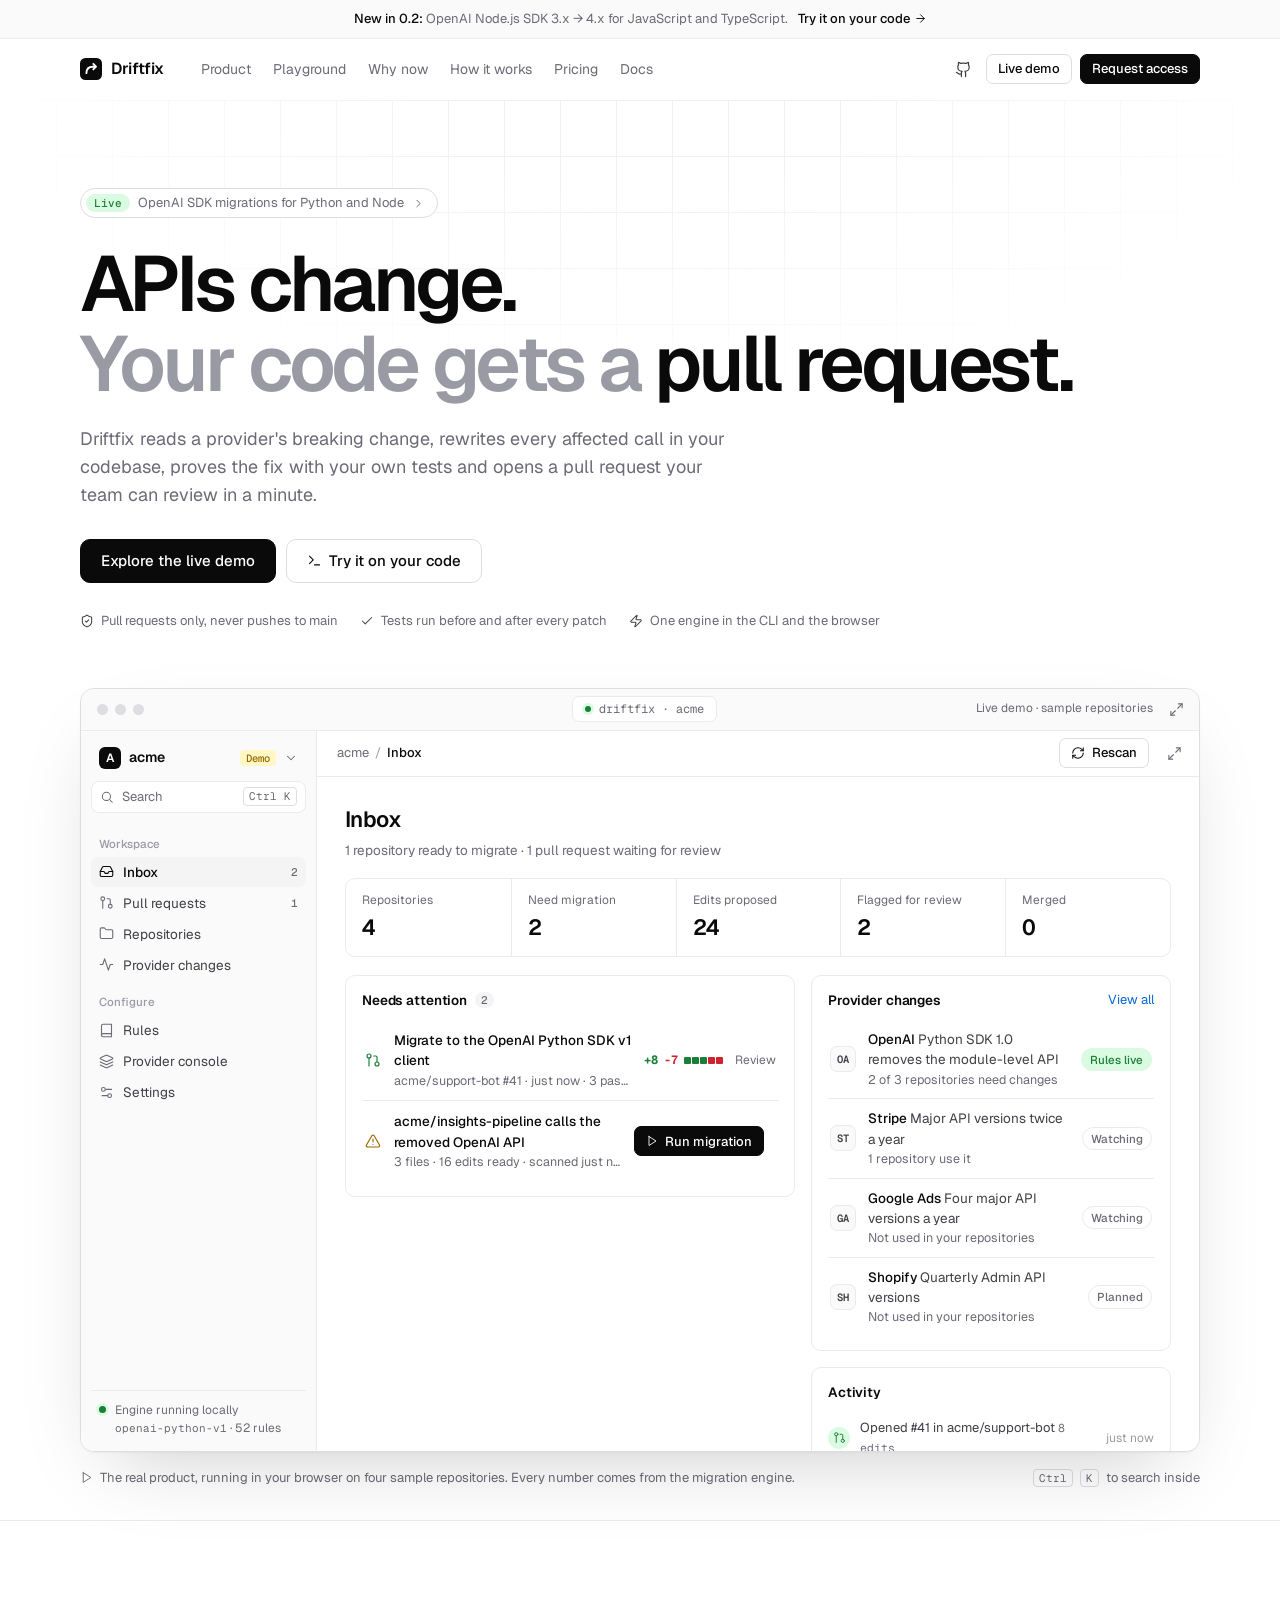
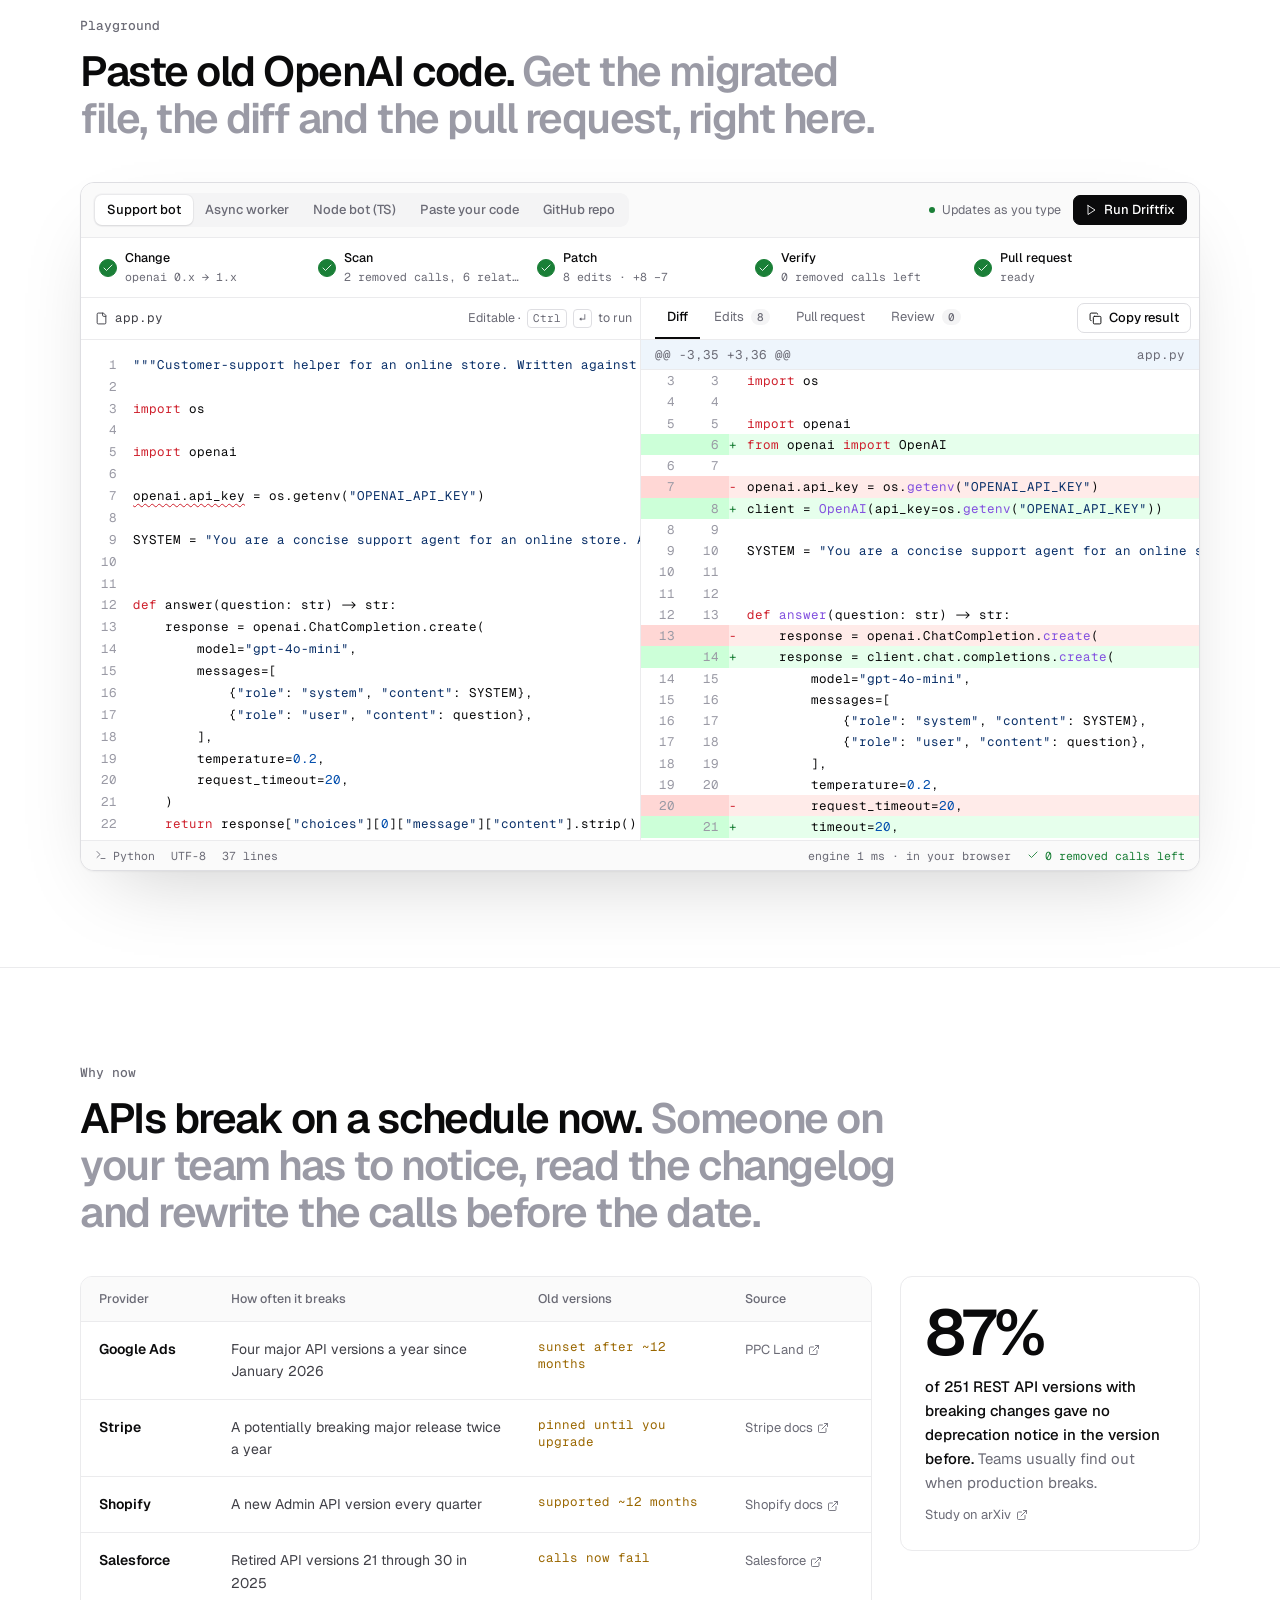
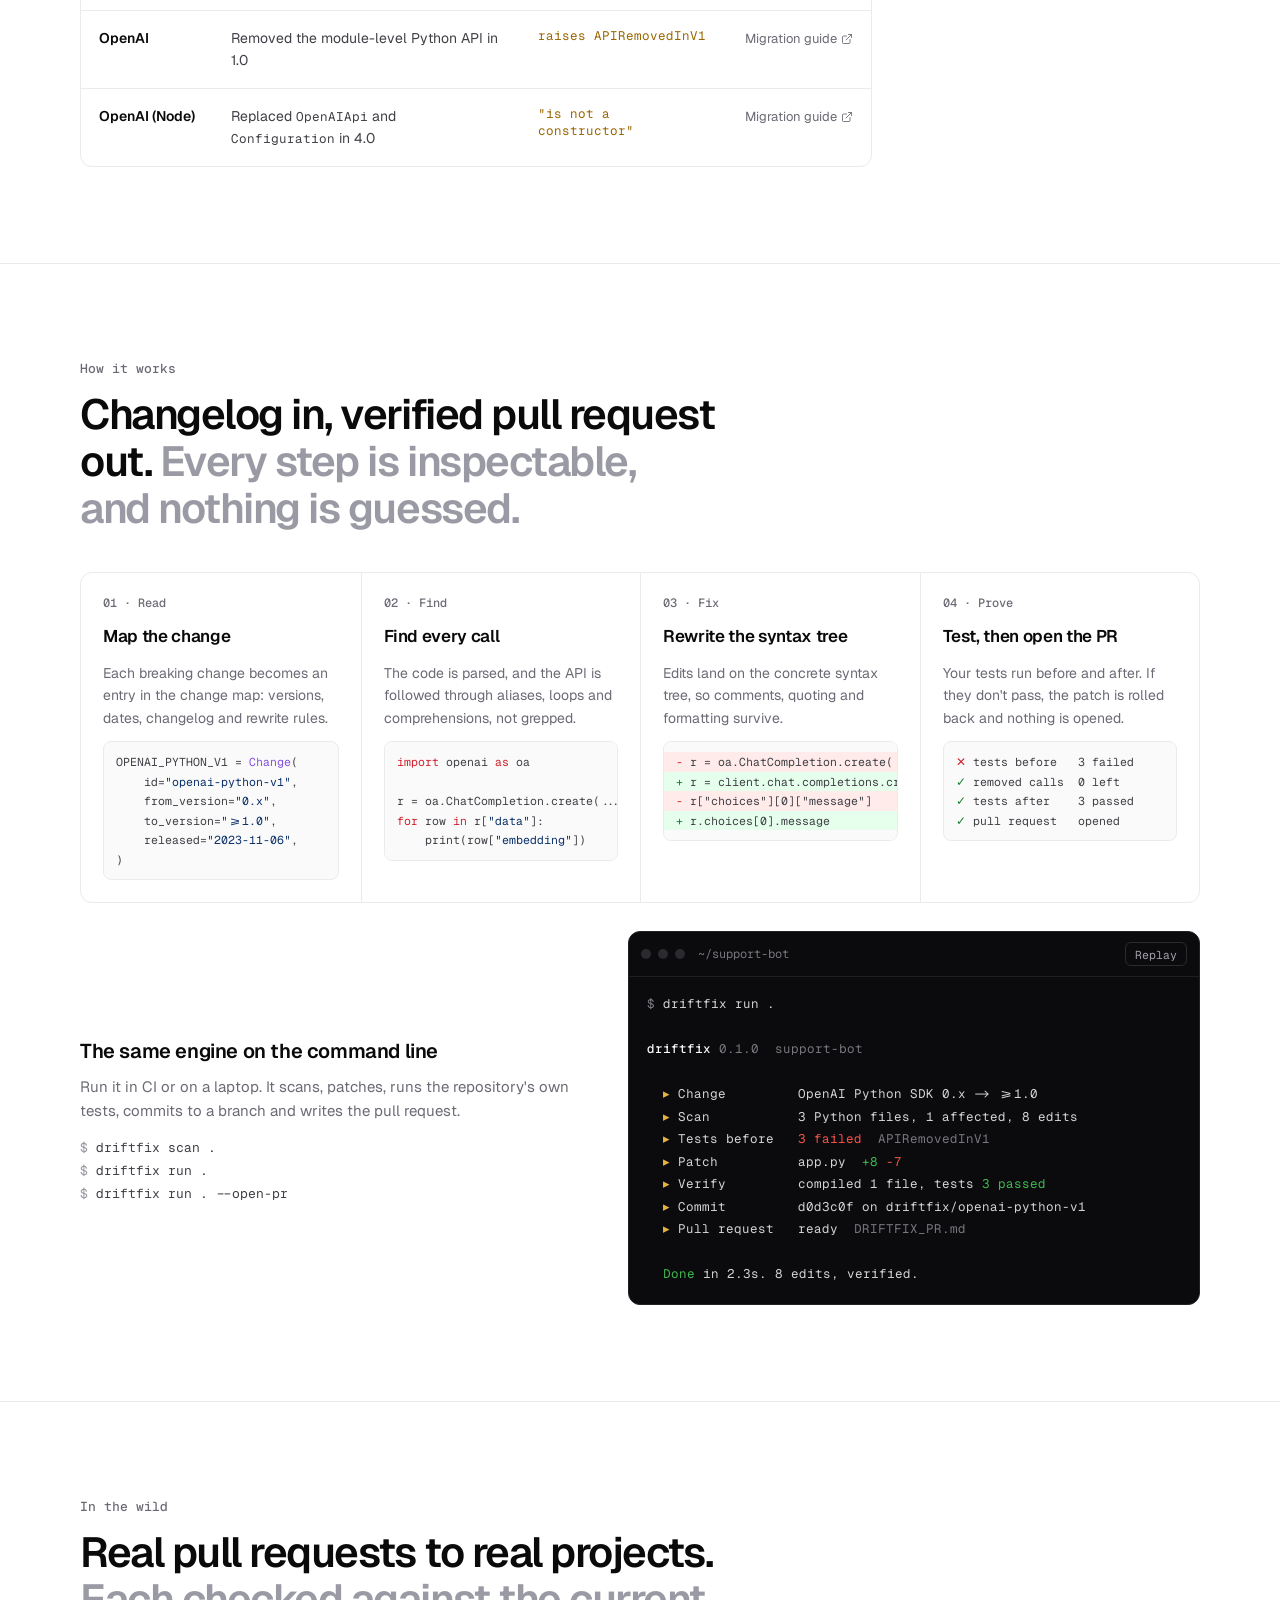
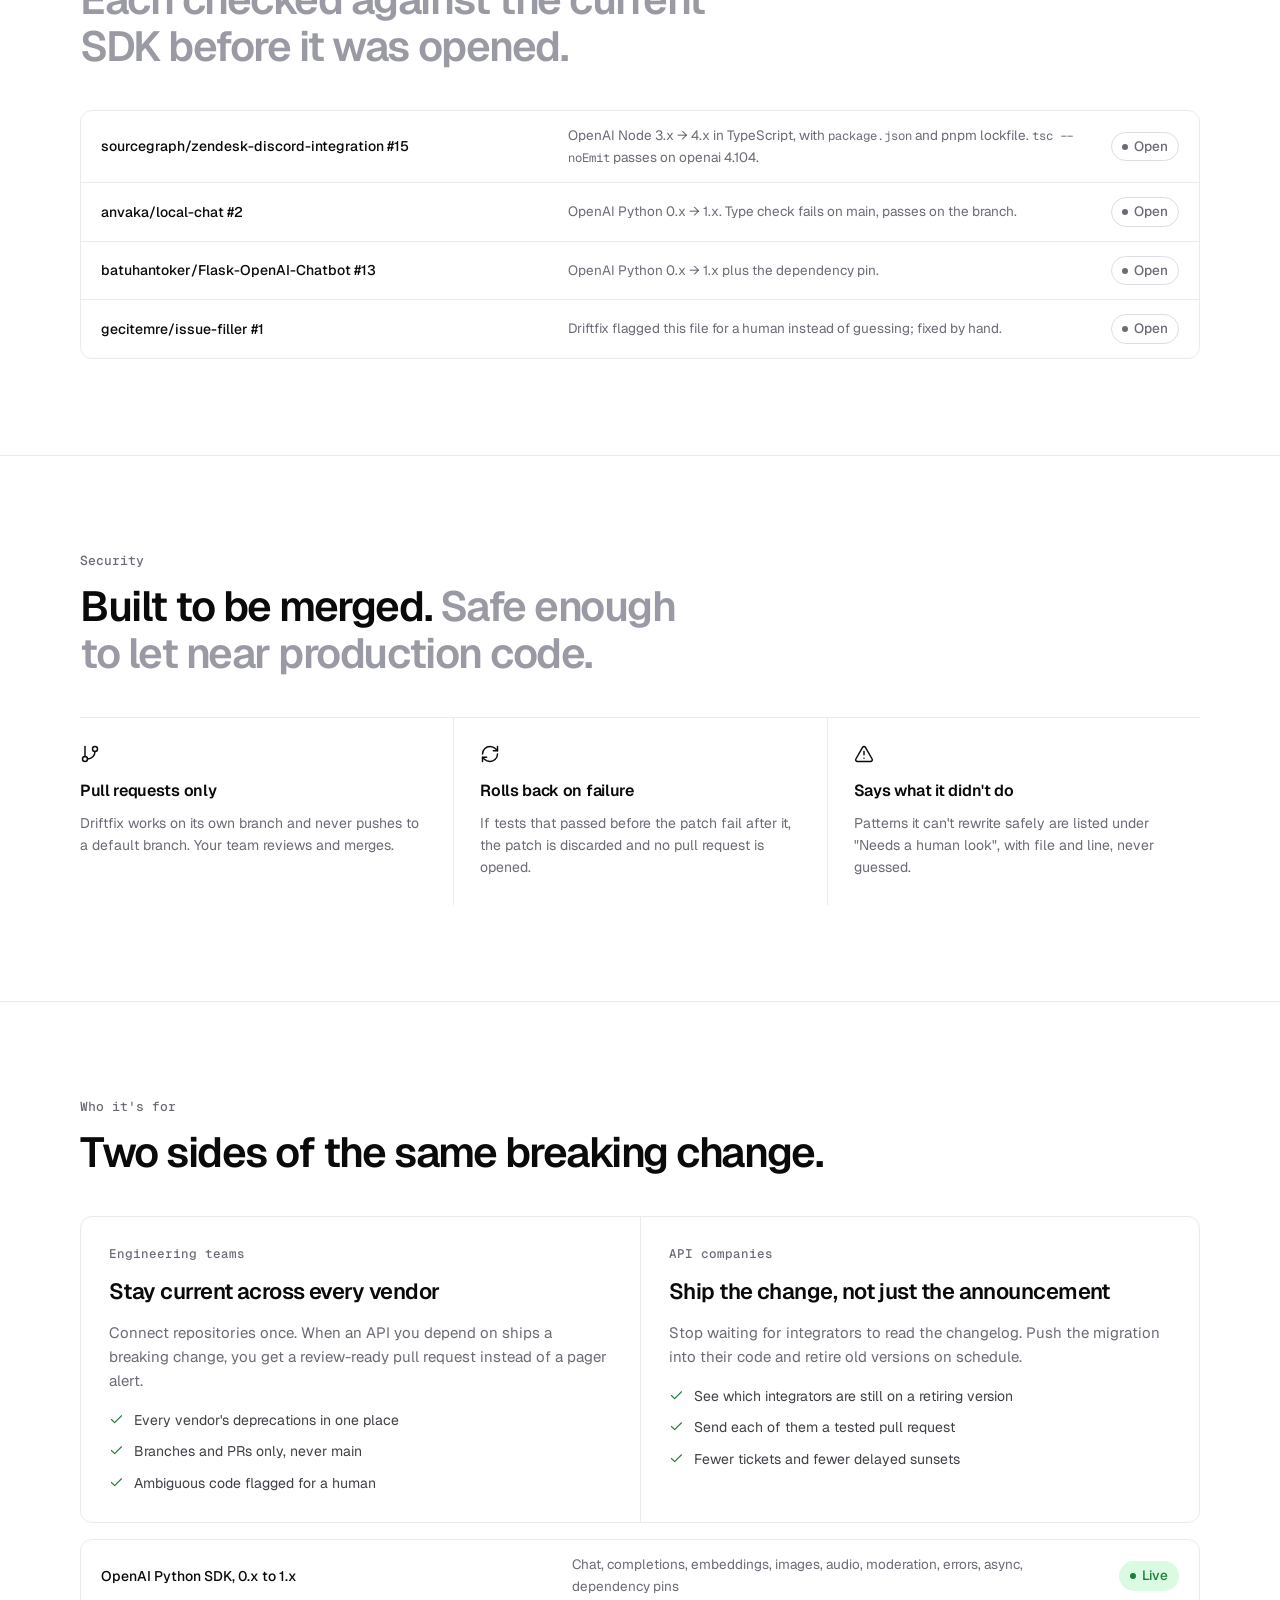
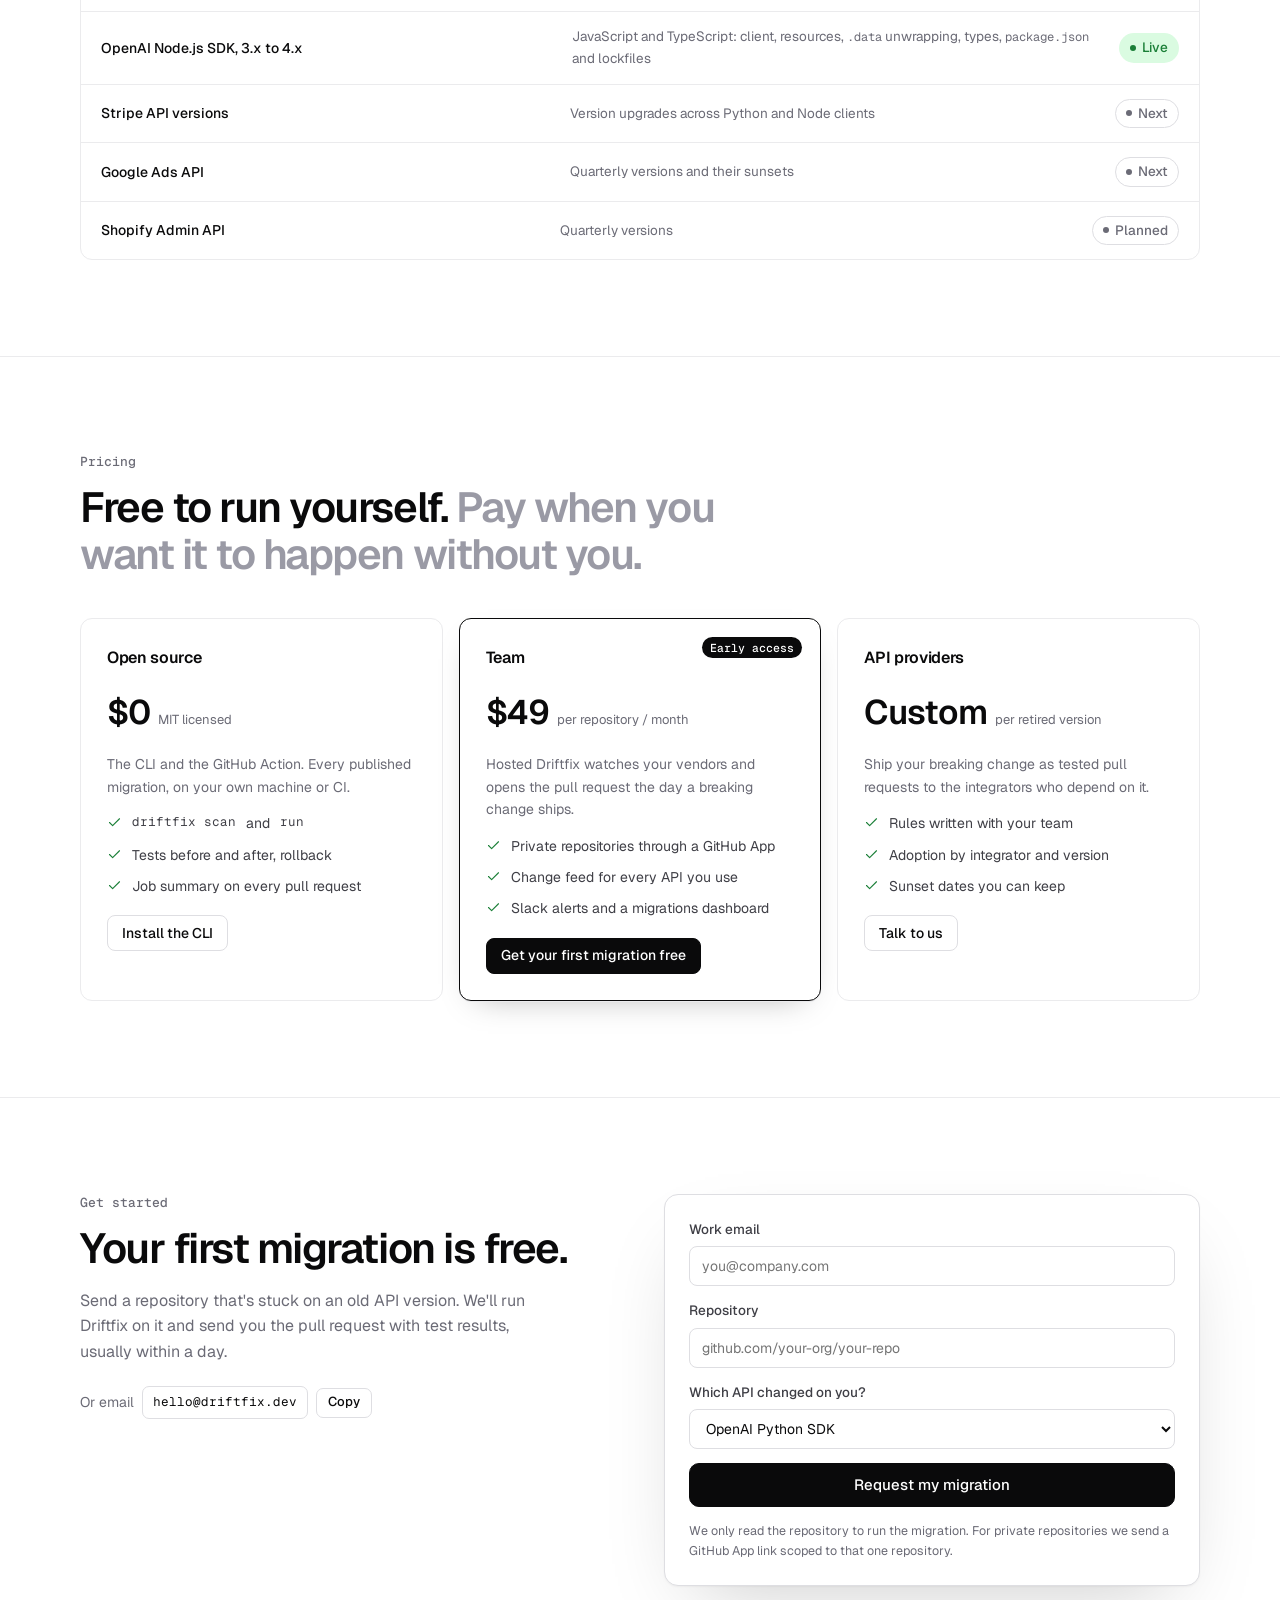
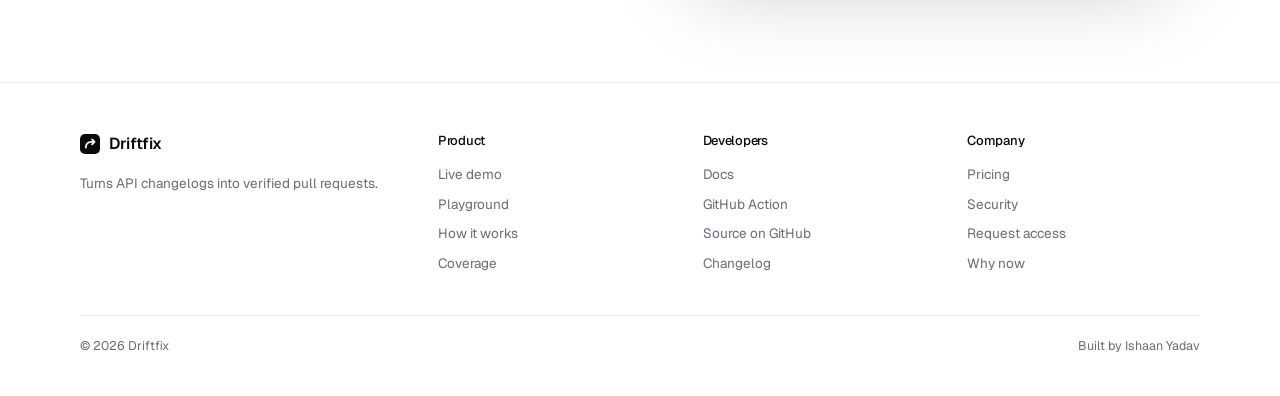
<file: index.html>
<!doctype html>
<html lang="en">
<head>
<meta charset="utf-8">
<meta name="viewport" content="width=device-width, initial-scale=1, viewport-fit=cover">
<title>Driftfix</title>
<meta name="claude:viewport-fit-sides" content="cover">
<meta name="description" content="Driftfix turns API changelogs into verified pull requests. When a provider ships a breaking change, it rewrites every affected call, proves the fix with your tests and opens a PR.">
<meta name="theme-color" content="#0b0d10">
<link rel="icon" href="favicon.svg" type="image/svg+xml">
<link rel="canonical" href="https://shashank4868.github.io/driftfix/">
<meta property="og:type" content="website">
<meta property="og:title" content="Driftfix: APIs change. Your code gets a pull request.">
<meta property="og:description" content="Rewrites code broken by an API provider's breaking change, proves the fix with your tests, and opens a pull request.">
<meta property="og:url" content="https://shashank4868.github.io/driftfix/">
<meta property="og:image" content="https://shashank4868.github.io/driftfix/og.png">
<meta name="twitter:card" content="summary_large_image">
<link rel="preconnect" href="https://fonts.googleapis.com">
<link rel="preconnect" href="https://fonts.gstatic.com" crossorigin>
<link rel="stylesheet" href="https://fonts.googleapis.com/css2?family=Geist:wght@400;500;600&family=Geist+Mono:wght@400;500&display=swap">
<link rel="stylesheet" href="styles.css">
</head>
<body>

<div class="announce"><div class="wrap"><span><b>New in 0.2:</b> OpenAI Node.js SDK 3.x → 4.x for JavaScript and TypeScript.</span><a href="#try">Try it on your code <span data-icon="arrowR" data-size="13"></span></a></div></div>

<header class="top" id="top">
  <div class="wrap">
    <a class="brand" href="#hero" aria-label="Driftfix home">
      <svg width="22" height="22" viewBox="0 0 24 24" aria-hidden="true"><rect width="24" height="24" rx="6" fill="var(--fg)"/><path d="M7 16.5c0-4.5 2.6-7 7-7h2.5" stroke="var(--bg)" stroke-width="2" fill="none" stroke-linecap="round"/><path d="m14.5 6.5 3 3-3 3" stroke="var(--bg)" stroke-width="2" fill="none" stroke-linecap="round" stroke-linejoin="round"/></svg>
      Driftfix
    </a>
    <nav class="nav" aria-label="Sections">
      <a href="#product">Product</a>
      <a href="#try">Playground</a>
      <a href="#why">Why now</a>
      <a href="#how">How it works</a>
      <a href="#pricing">Pricing</a>
      <a href="docs.html">Docs</a>
    </nav>
    <div class="right">
      <a class="icon-btn gh" href="https://github.com/Shashank4868/driftfix" target="_blank" rel="noopener" aria-label="Driftfix on GitHub" data-icon="github" data-size="17"></a>
      <button type="button" class="btn sm" data-demo="inbox" data-full="1">Live demo</button>
      <a class="btn sm primary" href="#contact">Request access</a>
    </div>
  </div>
</header>

<main>
  <section class="hero" id="hero">
    <div class="wrap">
      <a class="eyebrow-link" href="#coverage"><span class="tag">Live</span>OpenAI SDK migrations for Python and Node <span data-icon="chevR" data-size="13"></span></a>
      <h1>APIs change.<br><span class="soft">Your code gets a</span> pull request.</h1>
      <p class="sub">Driftfix reads a provider's breaking change, rewrites every affected call in your codebase, proves the fix with your own tests and opens a pull request your team can review in a minute.</p>
      <div class="ctas">
        <button type="button" class="btn lg primary" data-demo="inbox">Explore the live demo</button>
        <a class="btn lg" href="#try"><span data-icon="terminal" data-size="15"></span>Try it on your code</a>
      </div>
      <div class="facts">
        <span data-icon="shield" data-size="14">Pull requests only, never pushes to main</span>
        <span data-icon="check" data-size="14">Tests run before and after every patch</span>
        <span data-icon="zap" data-size="14">One engine in the CLI and the browser</span>
      </div>
    </div>
  </section>

  <section class="showcase" id="product">
    <div class="wrap">
      <div class="window" id="demo">
        <div class="win-bar">
          <div class="lights"><i></i><i></i><i></i></div>
          <div class="win-title"><span class="live"></span>driftfix · acme</div>
          <div class="win-actions"><span>Live demo · sample repositories</span><button type="button" class="icon-btn" data-demo="" data-full="1" aria-label="Open full screen" data-icon="max" data-size="15"></button></div>
        </div>
        <div class="app" id="app"></div>
      </div>
      <div class="caption">
        <span data-icon="play" data-size="13">The real product, running in your browser on four sample repositories. Every number comes from the migration engine.</span>
        <span><kbd>Ctrl</kbd> <kbd>K</kbd> to search inside</span>
      </div>
    </div>
  </section>

  <section class="sec" id="try">
    <div class="wrap">
      <div class="sec-h">
        <span class="kicker">Playground</span>
        <h2>Paste old OpenAI code. <span class="soft">Get the migrated file, the diff and the pull request, right here.</span></h2>
      </div>

      <div class="pg">
        <div class="pg-bar">
          <div class="seg" role="group" aria-label="Input">
            <button type="button" data-pgmode="support" aria-pressed="true">Support bot</button>
            <button type="button" data-pgmode="worker" aria-pressed="false">Async worker</button>
            <button type="button" data-pgmode="node" aria-pressed="false">Node bot (TS)</button>
            <button type="button" data-pgmode="paste" aria-pressed="false">Paste your code</button>
            <button type="button" data-pgmode="repo" aria-pressed="false">GitHub repo</button>
          </div>
          <div class="right">
            <span class="live-note" id="pg-live"><i></i>Updates as you type</span>
            <button type="button" class="btn sm primary" id="pg-run"><span data-icon="play" data-size="12"></span>Run Driftfix</button>
          </div>
        </div>
        <div class="pg-repo" id="pg-repo" hidden>
          <div class="field"><span data-icon="search" data-size="14"></span><input id="pg-repo-in" type="text" spellcheck="false" placeholder="github.com/owner/repo" aria-label="Public GitHub repository"></div>
          <button type="button" class="btn sm primary" id="pg-scan">Scan repository</button>
          <div class="ex">Real projects still on the old API:
            <button type="button" class="chipbtn" data-repo="atomic14/command_line_chatgpt">atomic14/command_line_chatgpt</button>
            <button type="button" class="chipbtn" data-repo="AineeJames/ChatGPTerminator">AineeJames/ChatGPTerminator</button>
            <span>Works offline:</span>
            <button type="button" class="chipbtn" data-sample="insights-pipeline">acme/insights-pipeline</button>
          </div>
        </div>
        <ol class="pipe" id="pg-pipe" aria-live="polite"></ol>
        <div id="pg-msg" hidden></div>
        <div class="panes">
          <div class="pane">
            <div class="pane-h"><span class="fname"><span data-icon="file" data-size="13"></span><span id="pg-name">app.py</span></span><span class="right dim">Editable · <kbd>Ctrl</kbd> <kbd>↵</kbd> to run</span></div>
            <div class="pg-files" id="pg-files" hidden></div>
            <div class="editor">
              <pre class="gutter" id="pg-gut" aria-hidden="true"></pre>
              <div class="code-wrap">
                <pre class="hl" id="pg-hl" aria-hidden="true"></pre>
                <textarea class="src" id="pg-src" spellcheck="false" autocapitalize="off" autocomplete="off" wrap="off" aria-label="Source code"></textarea>
              </div>
            </div>
          </div>
          <div class="pane">
            <div class="pane-h">
              <div class="tabs" role="tablist" aria-label="Result">
                <button type="button" role="tab" data-pgtab="diff" aria-selected="true">Diff</button>
                <button type="button" role="tab" data-pgtab="edits" aria-selected="false">Edits <span id="pg-c-edits">0</span></button>
                <button type="button" role="tab" data-pgtab="pr" aria-selected="false">Pull request</button>
                <button type="button" role="tab" data-pgtab="review" aria-selected="false">Review <span id="pg-c-review">0</span></button>
              </div>
              <div class="right"><button type="button" class="btn sm" id="pg-copy"><span data-icon="copy" data-size="13"></span><span class="lbl">Copy result</span></button></div>
            </div>
            <div class="out" id="pg-out" role="tabpanel"></div>
          </div>
        </div>
        <div class="pg-status" id="pg-status"></div>
      </div>
    </div>
  </section>

  <section class="sec" id="why">
    <div class="wrap">
      <div class="sec-h">
        <span class="kicker">Why now</span>
        <h2>APIs break on a schedule now. <span class="soft">Someone on your team has to notice, read the changelog and rewrite the calls before the date.</span></h2>
      </div>
      <div class="why">
        <div class="cadence">
          <table>
            <thead><tr><th>Provider</th><th>How often it breaks</th><th>Old versions</th><th>Source</th></tr></thead>
            <tbody>
              <tr><td>Google Ads</td><td>Four major API versions a year since January 2026</td><td class="when">sunset after ~12 months</td><td><a href="https://ppc.land/google-ads-api-shifts-to-monthly-releases-starting-january-2026/" target="_blank" rel="noopener">PPC Land <span data-icon="ext" data-size="12"></span></a></td></tr>
              <tr><td>Stripe</td><td>A potentially breaking major release twice a year</td><td class="when">pinned until you upgrade</td><td><a href="https://docs.stripe.com/api/versioning" target="_blank" rel="noopener">Stripe docs <span data-icon="ext" data-size="12"></span></a></td></tr>
              <tr><td>Shopify</td><td>A new Admin API version every quarter</td><td class="when">supported ~12 months</td><td><a href="https://shopify.dev/docs/api/usage/versioning" target="_blank" rel="noopener">Shopify docs <span data-icon="ext" data-size="12"></span></a></td></tr>
              <tr><td>Salesforce</td><td>Retired API versions 21 through 30 in 2025</td><td class="when">calls now fail</td><td><a href="https://help.salesforce.com/s/articleView?id=000389618&amp;language=en_US&amp;type=1" target="_blank" rel="noopener">Salesforce <span data-icon="ext" data-size="12"></span></a></td></tr>
              <tr><td>OpenAI</td><td>Removed the module-level Python API in 1.0</td><td class="when">raises APIRemovedInV1</td><td><a href="https://github.com/openai/openai-python/discussions/742" target="_blank" rel="noopener">Migration guide <span data-icon="ext" data-size="12"></span></a></td></tr>
              <tr><td>OpenAI (Node)</td><td>Replaced <code>OpenAIApi</code> and <code>Configuration</code> in 4.0</td><td class="when">"is not a constructor"</td><td><a href="https://github.com/openai/openai-node/discussions/217" target="_blank" rel="noopener">Migration guide <span data-icon="ext" data-size="12"></span></a></td></tr>
            </tbody>
          </table>
        </div>
        <div class="stat-card">
          <span class="big">87%</span>
          <p><b>of 251 REST API versions with breaking changes gave no deprecation notice in the version before.</b> Teams usually find out when production breaks.</p>
          <a href="https://arxiv.org/abs/2008.12808" target="_blank" rel="noopener">Study on arXiv <span data-icon="ext" data-size="12"></span></a>
        </div>
      </div>
    </div>
  </section>

  <section class="sec" id="how">
    <div class="wrap">
      <div class="sec-h">
        <span class="kicker">How it works</span>
        <h2>Changelog in, verified pull request out. <span class="soft">Every step is inspectable, and nothing is guessed.</span></h2>
      </div>
      <div class="how">
        <div><span class="n">01 · Read</span><h3>Map the change</h3><p>Each breaking change becomes an entry in the change map: versions, dates, changelog and rewrite rules.</p>
          <pre class="art" data-hl>OPENAI_PYTHON_V1 = Change(
    id="openai-python-v1",
    from_version="0.x",
    to_version=">=1.0",
    released="2023-11-06",
)</pre></div>
        <div><span class="n">02 · Find</span><h3>Find every call</h3><p>The code is parsed, and the API is followed through aliases, loops and comprehensions, not grepped.</p>
          <pre class="art" data-hl="v0">import openai as oa

r = oa.ChatCompletion.create(...)
for row in r["data"]:
    print(row["embedding"])</pre></div>
        <div><span class="n">03 · Fix</span><h3>Rewrite the syntax tree</h3><p>Edits land on the concrete syntax tree, so comments, quoting and formatting survive.</p>
          <div class="art"><div class="dl del"><span class="ds">-</span><span>r = oa.ChatCompletion.create(</span></div><div class="dl add"><span class="ds">+</span><span>r = client.chat.completions.create(</span></div><div class="dl del"><span class="ds">-</span><span>r["choices"][0]["message"]</span></div><div class="dl add"><span class="ds">+</span><span>r.choices[0].message</span></div></div></div>
        <div><span class="n">04 · Prove</span><h3>Test, then open the PR</h3><p>Your tests run before and after. If they don't pass, the patch is rolled back and nothing is opened.</p>
          <pre class="art"><span class="bad">✕</span> tests before   3 failed
<span class="ok">✓</span> removed calls  0 left
<span class="ok">✓</span> tests after    3 passed
<span class="ok">✓</span> pull request   opened</pre></div>
      </div>

      <div class="cli">
        <div>
          <h3>The same engine on the command line</h3>
          <p>Run it in CI or on a laptop. It scans, patches, runs the repository's own tests, commits to a branch and writes the pull request.</p>
          <div class="cmds"><div><span>$</span> driftfix scan .</div><div><span>$</span> driftfix run .</div><div><span>$</span> driftfix run . --open-pr</div></div>
        </div>
        <div class="term" id="rec" aria-label="Recorded Driftfix CLI run">
          <div class="term-bar"><i></i><i></i><i></i><span>~/support-bot</span><button type="button" id="rec-replay">Replay</button></div>
          <pre><span class="l"><span class="c-dim">$</span> driftfix run .</span><span class="l"> </span><span class="l"><span class="c-b">driftfix</span> <span class="c-dim">0.1.0  support-bot</span></span><span class="l"> </span><span class="l">  <span class="c-amb">▸</span> Change         OpenAI Python SDK 0.x -&gt; &gt;=1.0</span><span class="l">  <span class="c-amb">▸</span> Scan           3 Python files, 1 affected, 8 edits</span><span class="l">  <span class="c-amb">▸</span> Tests before   <span class="c-red">3 failed</span>  <span class="c-dim">APIRemovedInV1</span></span><span class="l">  <span class="c-amb">▸</span> Patch          app.py  <span class="c-grn">+8</span> <span class="c-red">-7</span></span><span class="l">  <span class="c-amb">▸</span> Verify         compiled 1 file, tests <span class="c-grn">3 passed</span></span><span class="l">  <span class="c-amb">▸</span> Commit         d0d3c0f on driftfix/openai-python-v1</span><span class="l">  <span class="c-amb">▸</span> Pull request   ready  <span class="c-dim">DRIFTFIX_PR.md</span></span><span class="l"> </span><span class="l">  <span class="c-grn">Done</span> in 2.3s. 8 edits, verified.</span></pre>
        </div>
      </div>
    </div>
  </section>

  <section class="sec" id="wild">
    <div class="wrap">
      <div class="sec-h">
        <span class="kicker">In the wild</span>
        <h2>Real pull requests to real projects. <span class="soft">Each checked against the current SDK before it was opened.</span></h2>
      </div>
      <div class="cov">
        <div><b><a href="https://github.com/sourcegraph/zendesk-discord-integration/pull/15" target="_blank" rel="noopener">sourcegraph/zendesk-discord-integration #15</a></b><span>OpenAI Node 3.x → 4.x in TypeScript, with <code>package.json</code> and pnpm lockfile. <code>tsc --noEmit</code> passes on openai 4.104.</span><span class="state-chip"><i></i>Open</span></div>
        <div><b><a href="https://github.com/anvaka/local-chat/pull/2" target="_blank" rel="noopener">anvaka/local-chat #2</a></b><span>OpenAI Python 0.x → 1.x. Type check fails on main, passes on the branch.</span><span class="state-chip"><i></i>Open</span></div>
        <div><b><a href="https://github.com/batuhantoker/Flask-OpenAI-Chatbot/pull/13" target="_blank" rel="noopener">batuhantoker/Flask-OpenAI-Chatbot #13</a></b><span>OpenAI Python 0.x → 1.x plus the dependency pin.</span><span class="state-chip"><i></i>Open</span></div>
        <div><b><a href="https://github.com/gecitemre/issue-filler/pull/1" target="_blank" rel="noopener">gecitemre/issue-filler #1</a></b><span>Driftfix flagged this file for a human instead of guessing; fixed by hand.</span><span class="state-chip"><i></i>Open</span></div>
      </div>
    </div>
  </section>

  <section class="sec" id="security">
    <div class="wrap">
      <div class="sec-h">
        <span class="kicker">Security</span>
        <h2>Built to be merged. <span class="soft">Safe enough to let near production code.</span></h2>
      </div>
      <div class="three">
        <div><span data-icon="branch" data-size="20"></span><h3>Pull requests only</h3><p>Driftfix works on its own branch and never pushes to a default branch. Your team reviews and merges.</p></div>
        <div><span data-icon="refresh" data-size="20"></span><h3>Rolls back on failure</h3><p>If tests that passed before the patch fail after it, the patch is discarded and no pull request is opened.</p></div>
        <div><span data-icon="alert" data-size="20"></span><h3>Says what it didn't do</h3><p>Patterns it can't rewrite safely are listed under "Needs a human look", with file and line, never guessed.</p></div>
      </div>
    </div>
  </section>

  <section class="sec" id="coverage">
    <div class="wrap">
      <div class="sec-h">
        <span class="kicker">Who it's for</span>
        <h2>Two sides of the same breaking change.</h2>
      </div>
      <div class="two">
        <div><span class="k">Engineering teams</span><h3>Stay current across every vendor</h3><p>Connect repositories once. When an API you depend on ships a breaking change, you get a review-ready pull request instead of a pager alert.</p>
          <ul class="ticks"><li><span data-icon="check" data-size="15"></span>Every vendor's deprecations in one place</li><li><span data-icon="check" data-size="15"></span>Branches and PRs only, never main</li><li><span data-icon="check" data-size="15"></span>Ambiguous code flagged for a human</li></ul></div>
        <div><span class="k">API companies</span><h3>Ship the change, not just the announcement</h3><p>Stop waiting for integrators to read the changelog. Push the migration into their code and retire old versions on schedule.</p>
          <ul class="ticks"><li><span data-icon="check" data-size="15"></span>See which integrators are still on a retiring version</li><li><span data-icon="check" data-size="15"></span>Send each of them a tested pull request</li><li><span data-icon="check" data-size="15"></span>Fewer tickets and fewer delayed sunsets</li></ul></div>
      </div>
      <div class="cov">
        <div><b>OpenAI Python SDK, 0.x to 1.x</b><span>Chat, completions, embeddings, images, audio, moderation, errors, async, dependency pins</span><span class="state-chip live"><i></i>Live</span></div>
        <div><b>OpenAI Node.js SDK, 3.x to 4.x</b><span>JavaScript and TypeScript: client, resources, <code>.data</code> unwrapping, types, <code>package.json</code> and lockfiles</span><span class="state-chip live"><i></i>Live</span></div>
        <div><b>Stripe API versions</b><span>Version upgrades across Python and Node clients</span><span class="state-chip"><i></i>Next</span></div>
        <div><b>Google Ads API</b><span>Quarterly versions and their sunsets</span><span class="state-chip"><i></i>Next</span></div>
        <div><b>Shopify Admin API</b><span>Quarterly versions</span><span class="state-chip"><i></i>Planned</span></div>
      </div>
    </div>
  </section>

  <section class="sec" id="pricing">
    <div class="wrap">
      <div class="sec-h">
        <span class="kicker">Pricing</span>
        <h2>Free to run yourself. <span class="soft">Pay when you want it to happen without you.</span></h2>
      </div>
      <div class="plans">
        <div class="plan">
          <h3>Open source</h3>
          <div class="price"><b>$0</b><span>MIT licensed</span></div>
          <p>The CLI and the GitHub Action. Every published migration, on your own machine or CI.</p>
          <ul class="ticks"><li><span data-icon="check" data-size="15"></span><code>driftfix scan</code> and <code>run</code></li><li><span data-icon="check" data-size="15"></span>Tests before and after, rollback</li><li><span data-icon="check" data-size="15"></span>Job summary on every pull request</li></ul>
          <a class="btn" href="docs.html#install">Install the CLI</a>
        </div>
        <div class="plan featured">
          <span class="flag">Early access</span>
          <h3>Team</h3>
          <div class="price"><b>$49</b><span>per repository / month</span></div>
          <p>Hosted Driftfix watches your vendors and opens the pull request the day a breaking change ships.</p>
          <ul class="ticks"><li><span data-icon="check" data-size="15"></span>Private repositories through a GitHub App</li><li><span data-icon="check" data-size="15"></span>Change feed for every API you use</li><li><span data-icon="check" data-size="15"></span>Slack alerts and a migrations dashboard</li></ul>
          <a class="btn primary" href="#contact">Get your first migration free</a>
        </div>
        <div class="plan">
          <h3>API providers</h3>
          <div class="price"><b>Custom</b><span>per retired version</span></div>
          <p>Ship your breaking change as tested pull requests to the integrators who depend on it.</p>
          <ul class="ticks"><li><span data-icon="check" data-size="15"></span>Rules written with your team</li><li><span data-icon="check" data-size="15"></span>Adoption by integrator and version</li><li><span data-icon="check" data-size="15"></span>Sunset dates you can keep</li></ul>
          <a class="btn" href="#contact">Talk to us</a>
        </div>
      </div>
    </div>
  </section>

  <section class="sec" id="contact">
    <div class="wrap contact">
      <div class="sec-h">
        <span class="kicker">Get started</span>
        <h2>Your first migration is free.</h2>
        <p>Send a repository that's stuck on an old API version. We'll run Driftfix on it and send you the pull request with test results, usually within a day.</p>
        <div class="mail"><span>Or email</span><code id="mail-addr">hello@driftfix.dev</code><button type="button" class="btn sm" id="copy-mail"><span class="lbl">Copy</span></button></div>
      </div>
      <form class="lead" id="lead" novalidate>
        <label for="f-email">Work email<input id="f-email" name="email" type="email" autocomplete="email" placeholder="you@company.com" required></label>
        <label for="f-repo">Repository<input id="f-repo" name="repo" type="text" placeholder="github.com/your-org/your-repo" required></label>
        <label for="f-api">Which API changed on you?
          <select id="f-api" name="api"><option>OpenAI Python SDK</option><option>OpenAI Node.js SDK</option><option>Stripe</option><option>Google Ads</option><option>Shopify</option><option>Something else</option></select>
        </label>
        <button class="btn lg primary" type="submit">Request my migration</button>
        <p class="note">We only read the repository to run the migration. For private repositories we send a GitHub App link scoped to that one repository.</p>
        <div class="notice" id="sent" hidden></div>
      </form>
    </div>
  </section>
</main>

<footer>
  <div class="wrap">
    <div class="foot">
      <div><a class="brand" href="#hero"><svg width="20" height="20" viewBox="0 0 24 24" aria-hidden="true"><rect width="24" height="24" rx="6" fill="var(--fg)"/><path d="M7 16.5c0-4.5 2.6-7 7-7h2.5" stroke="var(--bg)" stroke-width="2" fill="none" stroke-linecap="round"/><path d="m14.5 6.5 3 3-3 3" stroke="var(--bg)" stroke-width="2" fill="none" stroke-linecap="round" stroke-linejoin="round"/></svg>Driftfix</a><p>Turns API changelogs into verified pull requests.</p></div>
      <div><h4>Product</h4><ul><li><a href="#product">Live demo</a></li><li><a href="#try">Playground</a></li><li><a href="#how">How it works</a></li><li><a href="#coverage">Coverage</a></li></ul></div>
      <div><h4>Developers</h4><ul><li><a href="docs.html">Docs</a></li><li><a href="docs.html#action">GitHub Action</a></li><li><a href="https://github.com/Shashank4868/driftfix" target="_blank" rel="noopener">Source on GitHub</a></li><li><a href="https://github.com/Shashank4868/driftfix/blob/main/CHANGELOG.md" target="_blank" rel="noopener">Changelog</a></li></ul></div>
      <div><h4>Company</h4><ul><li><a href="#pricing">Pricing</a></li><li><a href="#security">Security</a></li><li><a href="#contact">Request access</a></li><li><a href="#why">Why now</a></li></ul></div>
    </div>
    <div class="legal"><span>© 2026 Driftfix</span><span>Built by Ishaan Yadav</span></div>
  </div>
</footer>

<script type="text/plain" id="sample-support">"""Customer-support helper for an online store. Written against openai 0.28."""

import os

import openai

openai.api_key = os.getenv("OPENAI_API_KEY")

SYSTEM = "You are a concise support agent for an online store. Answer in one or two sentences."


def answer(question: str) -> str:
    response = openai.ChatCompletion.create(
        model="gpt-4o-mini",
        messages=[
            {"role": "system", "content": SYSTEM},
            {"role": "user", "content": question},
        ],
        temperature=0.2,
        request_timeout=20,
    )
    return response["choices"][0]["message"]["content"].strip()


def embed(texts: list[str]) -> list[list[float]]:
    result = openai.Embedding.create(model="text-embedding-3-small", input=texts)
    return [row["embedding"] for row in result["data"]]


def answer_with_retry(question: str, attempts: int = 3) -> str:
    for _ in range(attempts):
        try:
            return answer(question)
        except openai.error.RateLimitError:
            continue
    return "We're getting a lot of questions right now. A person will reply soon."
</script>
<script type="text/plain" id="sample-worker">"""Background worker: summaries, streaming replies and moderation. Written against openai 0.27."""

import asyncio

import openai

from settings import OPENAI_KEY, OPENAI_ORG

openai.api_key = OPENAI_KEY
openai.organization = OPENAI_ORG


async def summarize(document: str) -> str:
    reply = await openai.ChatCompletion.acreate(
        model="gpt-4o-mini",
        messages=[{"role": "user", "content": f"Summarize in three bullets:\n{document}"}],
    )
    return reply["choices"][0]["message"]["content"]


def stream_reply(prompt: str):
    for chunk in openai.ChatCompletion.create(
        model="gpt-4o-mini",
        messages=[{"role": "user", "content": prompt}],
        stream=True,
    ):
        yield chunk["choices"][0]["delta"].get("content", "")


def is_safe(text: str) -> bool:
    try:
        return not openai.Moderation.create(input=text)["results"][0]["flagged"]
    except openai.error.APIConnectionError:
        return True  # fail open if moderation is down


async def summarize_all(documents):
    return await asyncio.gather(*(summarize(d) for d in documents))
</script>

<script type="text/plain" id="sample-node">
// Discord bot that answers questions from the docs. Written against openai 3.3.
import { Configuration, OpenAIApi } from 'openai'
import { Client, GatewayIntentBits } from 'discord.js'

import { searchDocs } from './search'

const openai: OpenAIApi | null = process.env.OPENAI_KEY
    ? new OpenAIApi(
          new Configuration({
              apiKey: process.env.OPENAI_KEY,
              basePath: process.env.OPENAI_PROXY,
          })
      )
    : null

export async function answer(question: string): Promise<string> {
    if (!openai) return 'OpenAI is not configured.'

    const embedding = await openai.createEmbedding({
        model: 'text-embedding-3-small',
        input: question,
    })
    const context = await searchDocs(embedding.data.data[0].embedding)

    try {
        const completion = await openai.createChatCompletion({
            model: 'gpt-4o-mini',
            messages: [
                { role: 'system', content: `Answer using these docs:\n${context}` },
                { role: 'user', content: question },
            ],
        })
        return completion.data.choices[0].message?.content ?? ''
    } catch (error: any) {
        // the bot used to log "createChatCompletion failed" here
        console.error(error.response?.status, error.response?.data)
        return 'Something went wrong.'
    }
}

export const client = new Client({ intents: [GatewayIntentBits.Guilds] })
</script>

<script src="engine.js" charset="utf-8"></script>
<script src="engine-node.js" charset="utf-8"></script>
<script src="workspace-data.js" charset="utf-8"></script>
<script src="ui.js" charset="utf-8"></script>
<script src="workspace.js" charset="utf-8"></script>
<script src="site.js" charset="utf-8"></script>
</body>
</html>
</file>
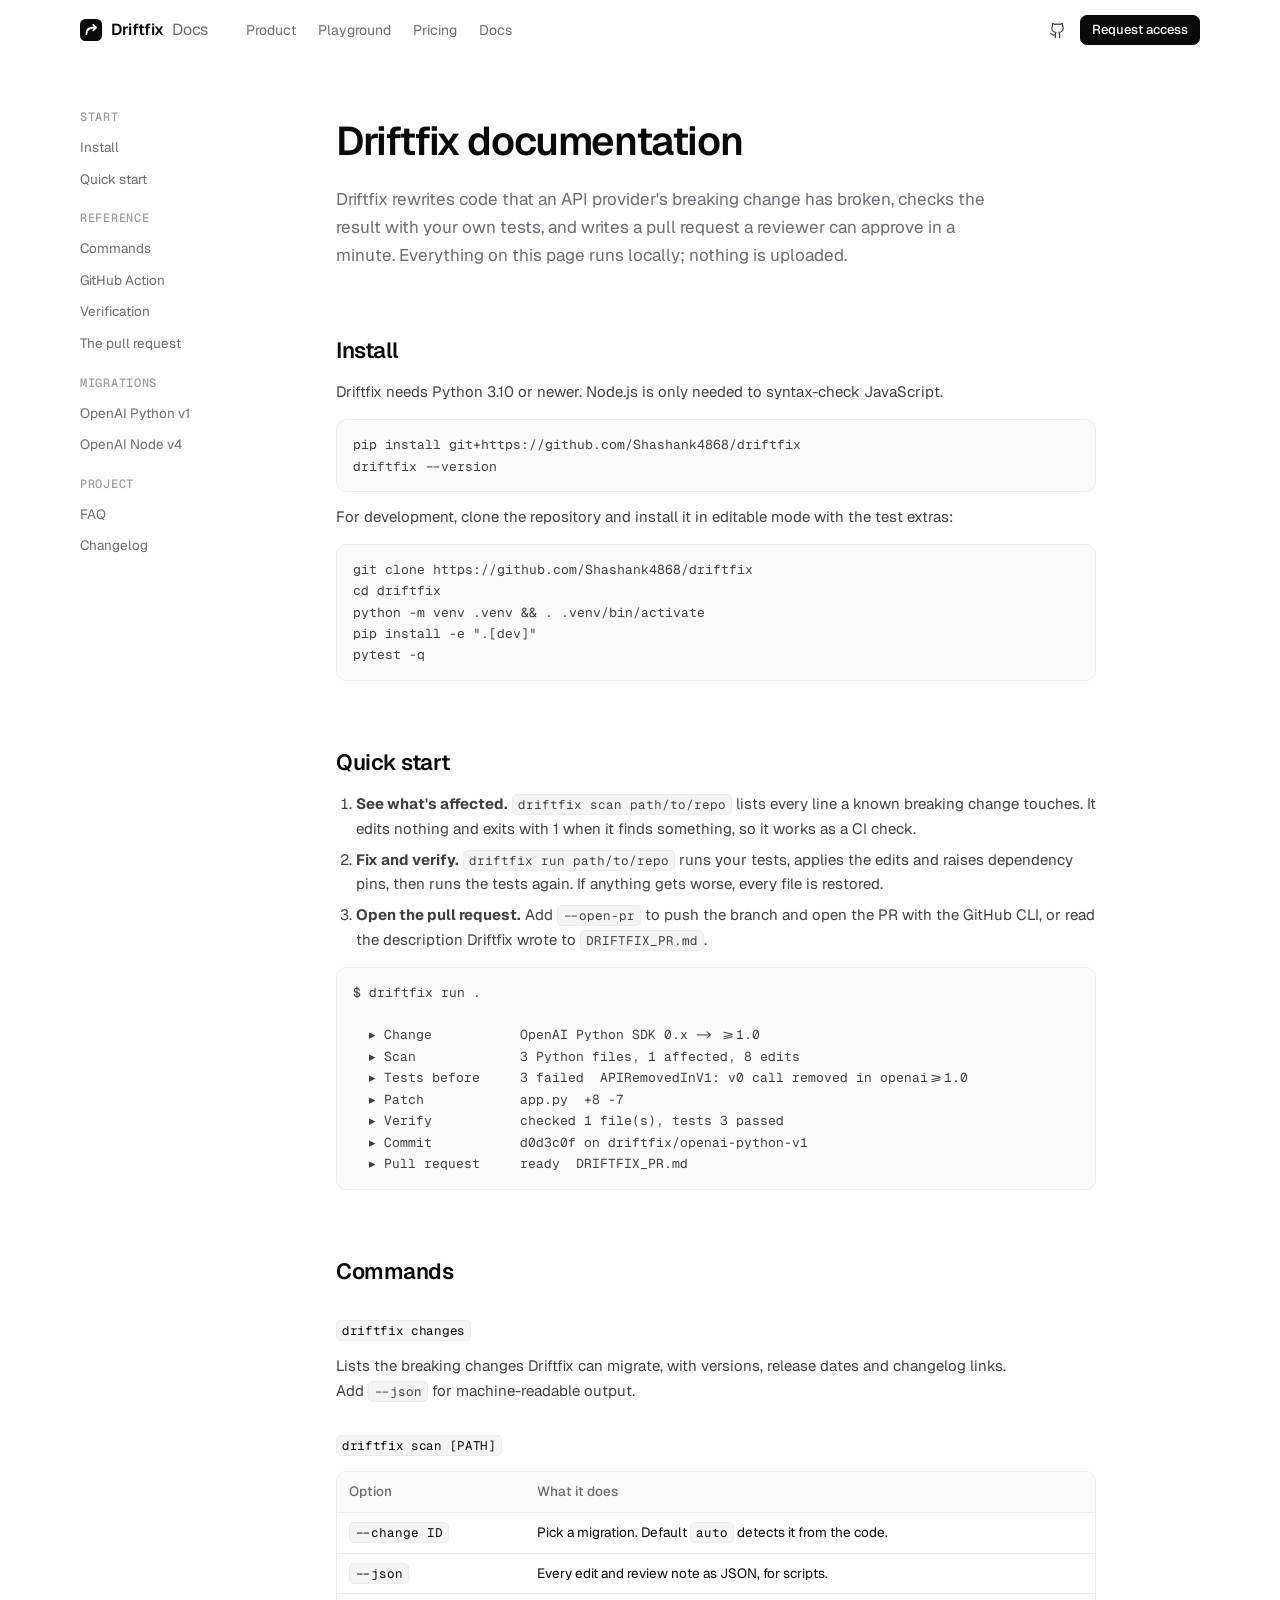
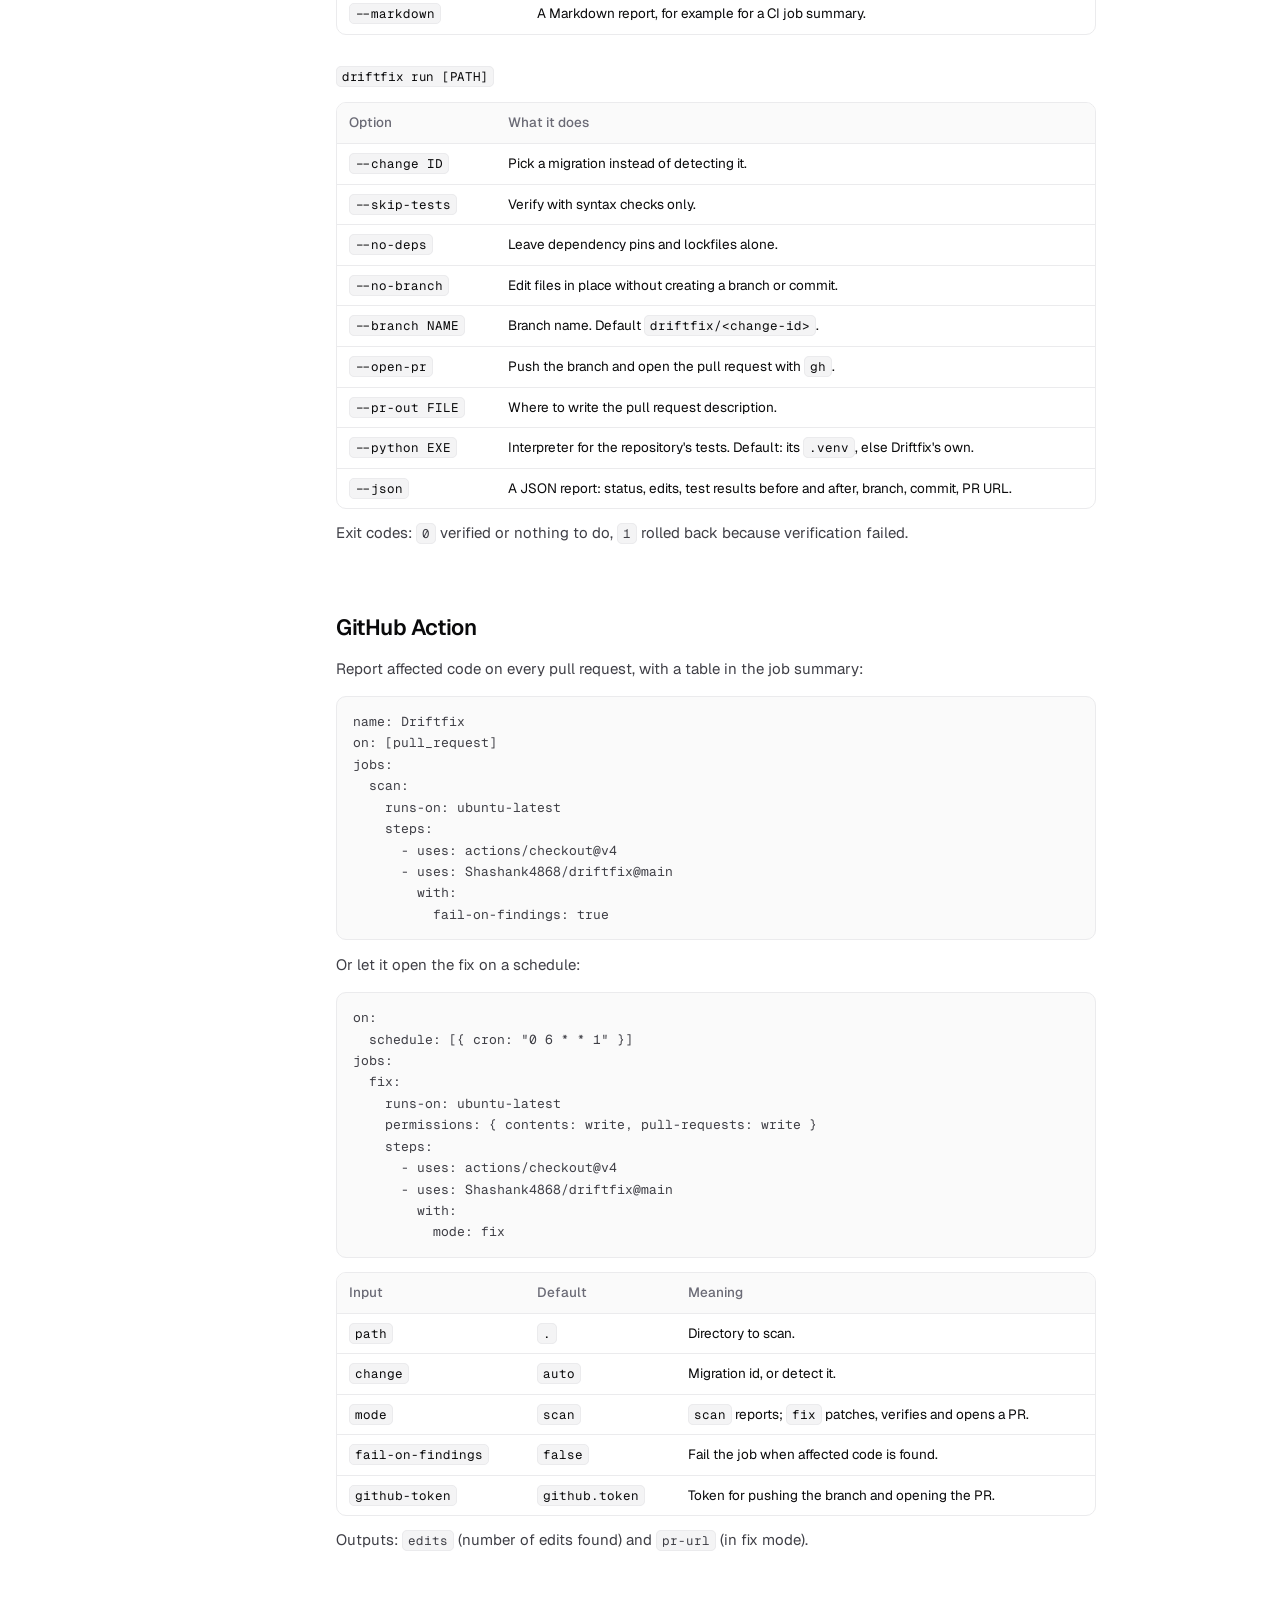
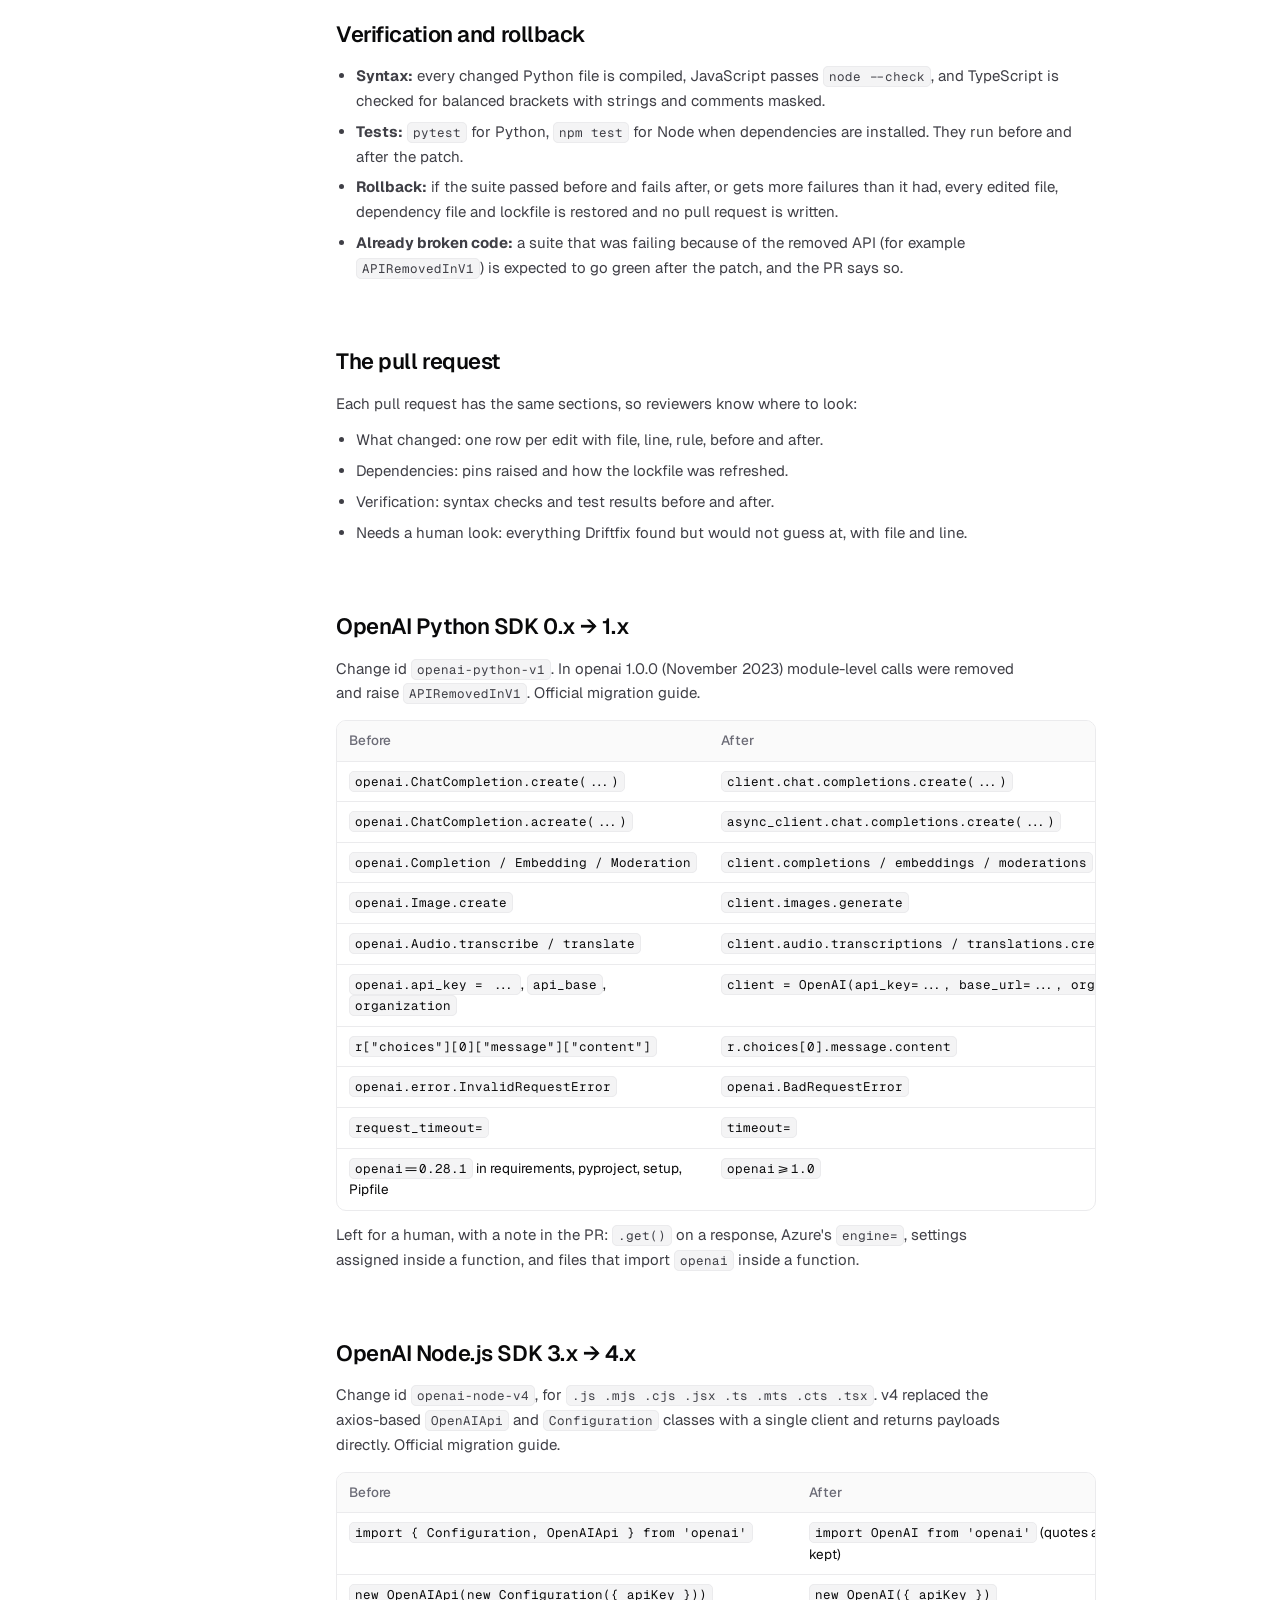
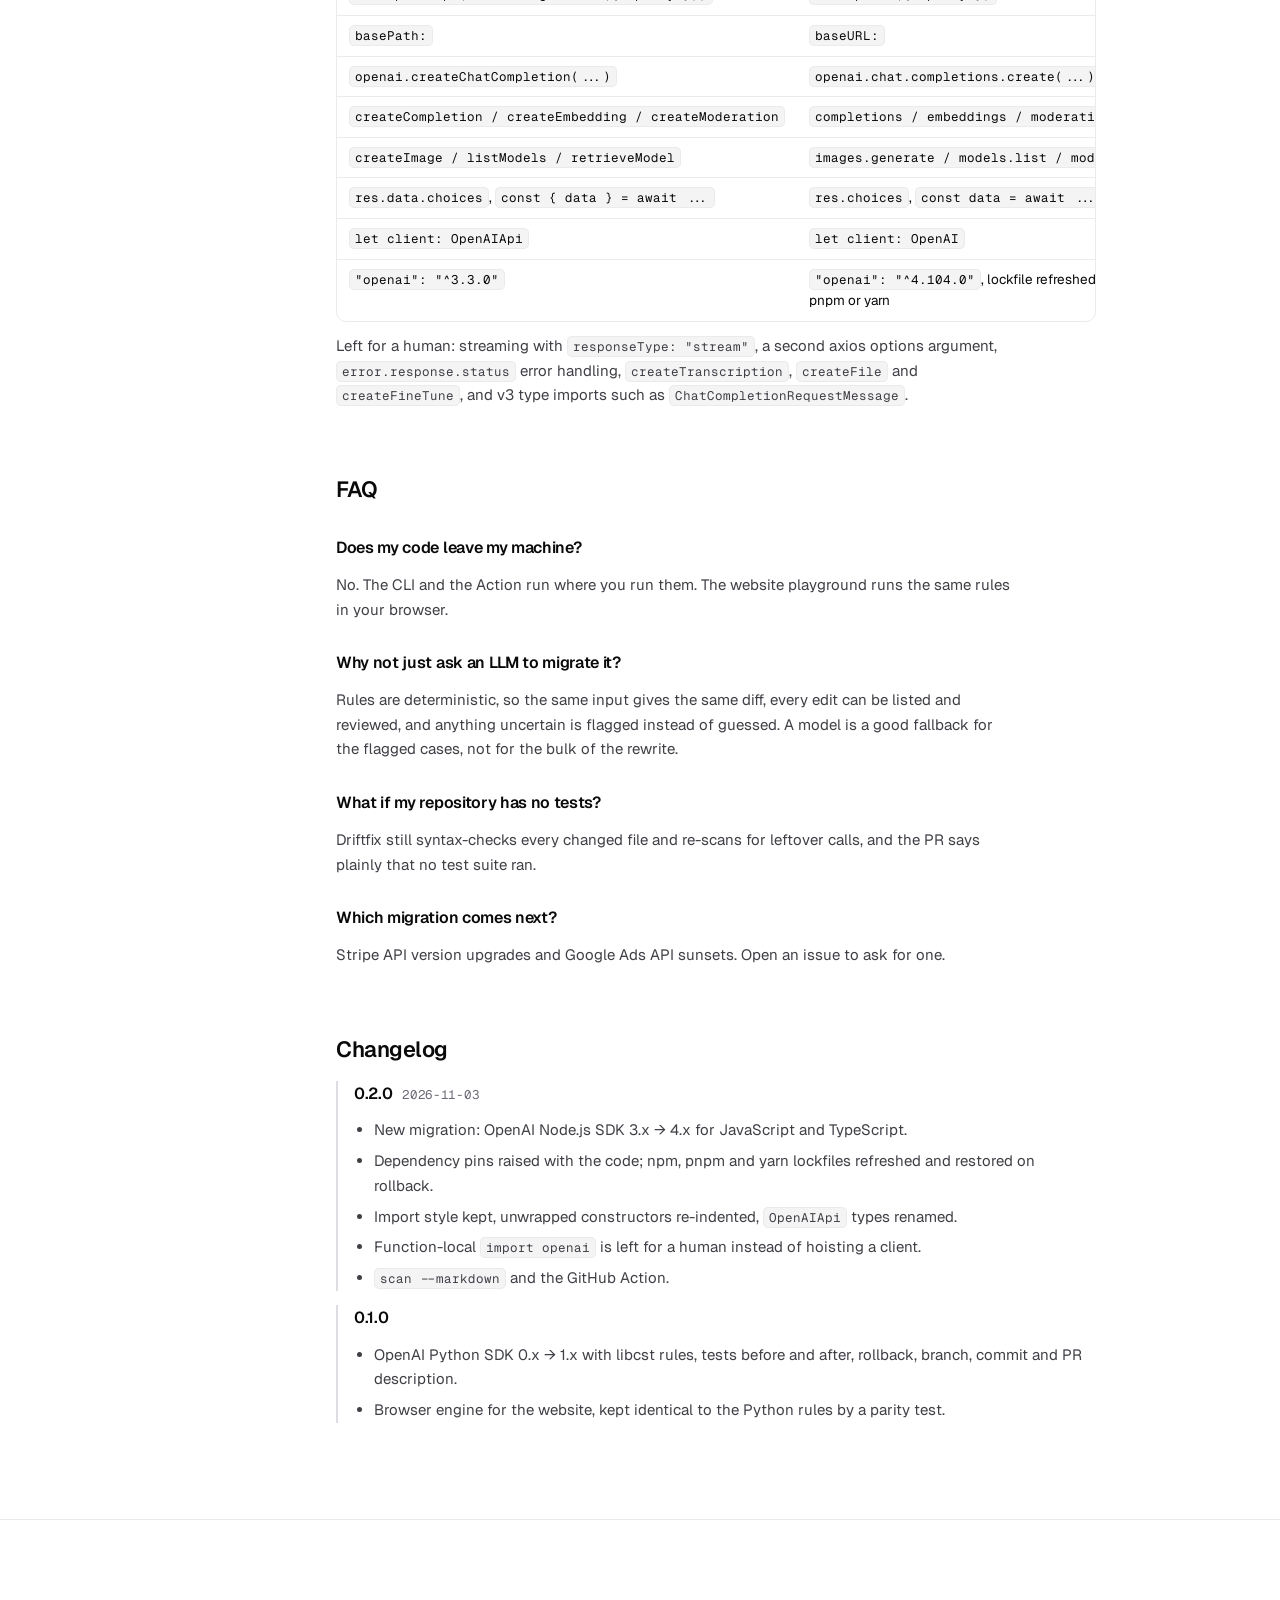
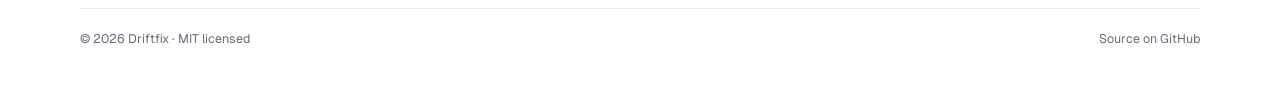
<file: docs.html>
<!doctype html>
<html lang="en">
<head>
<meta charset="utf-8">
<meta name="viewport" content="width=device-width, initial-scale=1, viewport-fit=cover">
<title>Driftfix Docs</title>
<meta name="description" content="Install Driftfix, run it on a repository, use the GitHub Action, and see exactly what each migration rewrites.">
<link rel="icon" href="favicon.svg" type="image/svg+xml">
<link rel="preconnect" href="https://fonts.googleapis.com">
<link rel="preconnect" href="https://fonts.gstatic.com" crossorigin>
<link rel="stylesheet" href="https://fonts.googleapis.com/css2?family=Geist:wght@400;500;600&family=Geist+Mono:wght@400;500&display=swap">
<link rel="stylesheet" href="styles.css">
<style>
  .docs { display: grid; grid-template-columns: 200px minmax(0, 1fr); gap: 56px; padding-block: 48px 96px; }
  @media (max-width: 860px) { .docs { grid-template-columns: minmax(0, 1fr); gap: 24px; padding-block: 28px 64px; } }
  .toc { position: sticky; top: calc(env(safe-area-inset-top, 0px) + 84px); align-self: start; display: grid; gap: 2px; font-size: 13.5px; }
  @media (max-width: 860px) { .toc { position: static; grid-template-columns: repeat(auto-fill, minmax(140px, 1fr)); } }
  .toc b { font: 500 12px var(--mono); color: var(--faint); margin: 14px 0 6px; text-transform: uppercase; letter-spacing: .06em; }
  .toc b:first-child { margin-top: 0; }
  .toc a { color: var(--muted); padding: 4px 0; }
  .toc a:hover { color: var(--fg); }
  .doc { min-width: 0; max-width: 760px; }
  .doc h1 { font-size: clamp(30px, 4vw, 40px); letter-spacing: -.035em; text-wrap: balance; }
  .doc .lede { color: var(--muted); font-size: 17px; margin-top: 12px; max-width: 60ch; }
  .doc h2 { font-size: 22px; letter-spacing: -.02em; margin-top: 56px; padding-top: 8px; scroll-margin-top: 80px; }
  .doc h3 { font-size: 16px; margin-top: 28px; scroll-margin-top: 80px; }
  .doc p, .doc li { color: var(--fg-2); font-size: 15px; line-height: 1.65; }
  .doc p { margin-top: 12px; max-width: 68ch; }
  .doc ul, .doc ol { margin: 12px 0 0; padding-left: 20px; display: grid; gap: 6px; }
  .doc pre.code { margin-top: 14px; padding: 14px 16px; border: 1px solid var(--line); border-radius: 10px; background: var(--bg-2); overflow-x: auto; font: 13px/1.65 var(--mono); color: var(--fg-2); }
  .doc :not(pre) > code { font: 12.5px var(--mono); padding: 1px 5px; border-radius: 5px; background: var(--bg-3); border: 1px solid var(--line); }
  .doc .t { margin-top: 14px; overflow-x: auto; border: 1px solid var(--line); border-radius: 10px; }
  .doc table { width: 100%; border-collapse: collapse; font-size: 13.5px; }
  .doc th, .doc td { text-align: left; padding: 9px 12px; border-top: 1px solid var(--line); vertical-align: top; }
  .doc thead th { border-top: 0; font-weight: 500; color: var(--muted); background: var(--bg-2); }
  .doc td code { white-space: nowrap; }
  .doc .callout { margin-top: 16px; padding: 14px 16px; border-radius: 10px; border: 1px solid var(--line); background: var(--bg-2); font-size: 14px; color: var(--fg-2); }
  .doc .callout b { color: var(--fg); }
  .doc .rel { display: grid; gap: 14px; margin-top: 14px; }
  .doc .rel > div { border-left: 2px solid var(--line-2); padding-left: 16px; }
  .doc .rel h3 { margin-top: 0; display: flex; gap: 10px; align-items: baseline; }
  .doc .rel h3 span { font: 400 12.5px var(--mono); color: var(--muted); }
</style>
</head>
<body>

<header class="top" id="top">
  <div class="wrap">
    <a class="brand" href="index.html" aria-label="Driftfix home">
      <svg width="22" height="22" viewBox="0 0 24 24" aria-hidden="true"><rect width="24" height="24" rx="6" fill="var(--fg)"/><path d="M7 16.5c0-4.5 2.6-7 7-7h2.5" stroke="var(--bg)" stroke-width="2" fill="none" stroke-linecap="round"/><path d="m14.5 6.5 3 3-3 3" stroke="var(--bg)" stroke-width="2" fill="none" stroke-linecap="round" stroke-linejoin="round"/></svg>
      Driftfix <span class="dim" style="font-weight:400">Docs</span>
    </a>
    <nav class="nav" aria-label="Sections">
      <a href="index.html#product">Product</a>
      <a href="index.html#try">Playground</a>
      <a href="index.html#pricing">Pricing</a>
      <a href="docs.html" aria-current="page">Docs</a>
    </nav>
    <div class="right">
      <a class="icon-btn gh" href="https://github.com/Shashank4868/driftfix" target="_blank" rel="noopener" aria-label="Driftfix on GitHub" data-icon="github" data-size="17"></a>
      <a class="btn sm primary" href="index.html#contact">Request access</a>
    </div>
  </div>
</header>

<main class="wrap docs">
  <nav class="toc" aria-label="On this page">
    <b>Start</b>
    <a href="#install">Install</a>
    <a href="#quickstart">Quick start</a>
    <b>Reference</b>
    <a href="#commands">Commands</a>
    <a href="#action">GitHub Action</a>
    <a href="#verification">Verification</a>
    <a href="#pr">The pull request</a>
    <b>Migrations</b>
    <a href="#openai-python-v1">OpenAI Python v1</a>
    <a href="#openai-node-v4">OpenAI Node v4</a>
    <b>Project</b>
    <a href="#faq">FAQ</a>
    <a href="#changelog">Changelog</a>
  </nav>

  <article class="doc">
    <h1>Driftfix documentation</h1>
    <p class="lede">Driftfix rewrites code that an API provider's breaking change has broken, checks the result with your own tests, and writes a pull request a reviewer can approve in a minute. Everything on this page runs locally; nothing is uploaded.</p>

    <h2 id="install">Install</h2>
    <p>Driftfix needs Python 3.10 or newer. Node.js is only needed to syntax-check JavaScript.</p>
    <pre class="code">pip install git+https://github.com/Shashank4868/driftfix
driftfix --version</pre>
    <p>For development, clone the repository and install it in editable mode with the test extras:</p>
    <pre class="code">git clone https://github.com/Shashank4868/driftfix
cd driftfix
python -m venv .venv &amp;&amp; . .venv/bin/activate
pip install -e ".[dev]"
pytest -q</pre>

    <h2 id="quickstart">Quick start</h2>
    <ol>
      <li><b>See what's affected.</b> <code>driftfix scan path/to/repo</code> lists every line a known breaking change touches. It edits nothing and exits with 1 when it finds something, so it works as a CI check.</li>
      <li><b>Fix and verify.</b> <code>driftfix run path/to/repo</code> runs your tests, applies the edits and raises dependency pins, then runs the tests again. If anything gets worse, every file is restored.</li>
      <li><b>Open the pull request.</b> Add <code>--open-pr</code> to push the branch and open the PR with the GitHub CLI, or read the description Driftfix wrote to <code>DRIFTFIX_PR.md</code>.</li>
    </ol>
    <pre class="code">$ driftfix run .

  ▸ Change           OpenAI Python SDK 0.x -&gt; &gt;=1.0
  ▸ Scan             3 Python files, 1 affected, 8 edits
  ▸ Tests before     3 failed  APIRemovedInV1: v0 call removed in openai&gt;=1.0
  ▸ Patch            app.py  +8 -7
  ▸ Verify           checked 1 file(s), tests 3 passed
  ▸ Commit           d0d3c0f on driftfix/openai-python-v1
  ▸ Pull request     ready  DRIFTFIX_PR.md</pre>

    <h2 id="commands">Commands</h2>
    <h3><code>driftfix changes</code></h3>
    <p>Lists the breaking changes Driftfix can migrate, with versions, release dates and changelog links. Add <code>--json</code> for machine-readable output.</p>
    <h3><code>driftfix scan [PATH]</code></h3>
    <div class="t"><table>
      <thead><tr><th>Option</th><th>What it does</th></tr></thead>
      <tbody>
        <tr><td><code>--change ID</code></td><td>Pick a migration. Default <code>auto</code> detects it from the code.</td></tr>
        <tr><td><code>--json</code></td><td>Every edit and review note as JSON, for scripts.</td></tr>
        <tr><td><code>--markdown</code></td><td>A Markdown report, for example for a CI job summary.</td></tr>
      </tbody>
    </table></div>
    <h3><code>driftfix run [PATH]</code></h3>
    <div class="t"><table>
      <thead><tr><th>Option</th><th>What it does</th></tr></thead>
      <tbody>
        <tr><td><code>--change ID</code></td><td>Pick a migration instead of detecting it.</td></tr>
        <tr><td><code>--skip-tests</code></td><td>Verify with syntax checks only.</td></tr>
        <tr><td><code>--no-deps</code></td><td>Leave dependency pins and lockfiles alone.</td></tr>
        <tr><td><code>--no-branch</code></td><td>Edit files in place without creating a branch or commit.</td></tr>
        <tr><td><code>--branch NAME</code></td><td>Branch name. Default <code>driftfix/&lt;change-id&gt;</code>.</td></tr>
        <tr><td><code>--open-pr</code></td><td>Push the branch and open the pull request with <code>gh</code>.</td></tr>
        <tr><td><code>--pr-out FILE</code></td><td>Where to write the pull request description.</td></tr>
        <tr><td><code>--python EXE</code></td><td>Interpreter for the repository's tests. Default: its <code>.venv</code>, else Driftfix's own.</td></tr>
        <tr><td><code>--json</code></td><td>A JSON report: status, edits, test results before and after, branch, commit, PR URL.</td></tr>
      </tbody>
    </table></div>
    <p>Exit codes: <code>0</code> verified or nothing to do, <code>1</code> rolled back because verification failed.</p>

    <h2 id="action">GitHub Action</h2>
    <p>Report affected code on every pull request, with a table in the job summary:</p>
    <pre class="code">name: Driftfix
on: [pull_request]
jobs:
  scan:
    runs-on: ubuntu-latest
    steps:
      - uses: actions/checkout@v4
      - uses: Shashank4868/driftfix@main
        with:
          fail-on-findings: true</pre>
    <p>Or let it open the fix on a schedule:</p>
    <pre class="code">on:
  schedule: [{ cron: "0 6 * * 1" }]
jobs:
  fix:
    runs-on: ubuntu-latest
    permissions: { contents: write, pull-requests: write }
    steps:
      - uses: actions/checkout@v4
      - uses: Shashank4868/driftfix@main
        with:
          mode: fix</pre>
    <div class="t"><table>
      <thead><tr><th>Input</th><th>Default</th><th>Meaning</th></tr></thead>
      <tbody>
        <tr><td><code>path</code></td><td><code>.</code></td><td>Directory to scan.</td></tr>
        <tr><td><code>change</code></td><td><code>auto</code></td><td>Migration id, or detect it.</td></tr>
        <tr><td><code>mode</code></td><td><code>scan</code></td><td><code>scan</code> reports; <code>fix</code> patches, verifies and opens a PR.</td></tr>
        <tr><td><code>fail-on-findings</code></td><td><code>false</code></td><td>Fail the job when affected code is found.</td></tr>
        <tr><td><code>github-token</code></td><td><code>github.token</code></td><td>Token for pushing the branch and opening the PR.</td></tr>
      </tbody>
    </table></div>
    <p>Outputs: <code>edits</code> (number of edits found) and <code>pr-url</code> (in fix mode).</p>

    <h2 id="verification">Verification and rollback</h2>
    <ul>
      <li><b>Syntax:</b> every changed Python file is compiled, JavaScript passes <code>node --check</code>, and TypeScript is checked for balanced brackets with strings and comments masked.</li>
      <li><b>Tests:</b> <code>pytest</code> for Python, <code>npm test</code> for Node when dependencies are installed. They run before and after the patch.</li>
      <li><b>Rollback:</b> if the suite passed before and fails after, or gets more failures than it had, every edited file, dependency file and lockfile is restored and no pull request is written.</li>
      <li><b>Already broken code:</b> a suite that was failing because of the removed API (for example <code>APIRemovedInV1</code>) is expected to go green after the patch, and the PR says so.</li>
    </ul>

    <h2 id="pr">The pull request</h2>
    <p>Each pull request has the same sections, so reviewers know where to look:</p>
    <ul>
      <li>What changed: one row per edit with file, line, rule, before and after.</li>
      <li>Dependencies: pins raised and how the lockfile was refreshed.</li>
      <li>Verification: syntax checks and test results before and after.</li>
      <li>Needs a human look: everything Driftfix found but would not guess at, with file and line.</li>
    </ul>

    <h2 id="openai-python-v1">OpenAI Python SDK 0.x → 1.x</h2>
    <p>Change id <code>openai-python-v1</code>. In openai 1.0.0 (November 2023) module-level calls were removed and raise <code>APIRemovedInV1</code>. <a href="https://github.com/openai/openai-python/discussions/742" target="_blank" rel="noopener">Official migration guide</a>.</p>
    <div class="t"><table>
      <thead><tr><th>Before</th><th>After</th></tr></thead>
      <tbody>
        <tr><td><code>openai.ChatCompletion.create(...)</code></td><td><code>client.chat.completions.create(...)</code></td></tr>
        <tr><td><code>openai.ChatCompletion.acreate(...)</code></td><td><code>async_client.chat.completions.create(...)</code></td></tr>
        <tr><td><code>openai.Completion / Embedding / Moderation</code></td><td><code>client.completions / embeddings / moderations</code></td></tr>
        <tr><td><code>openai.Image.create</code></td><td><code>client.images.generate</code></td></tr>
        <tr><td><code>openai.Audio.transcribe / translate</code></td><td><code>client.audio.transcriptions / translations.create</code></td></tr>
        <tr><td><code>openai.api_key = ...</code>, <code>api_base</code>, <code>organization</code></td><td><code>client = OpenAI(api_key=..., base_url=..., organization=...)</code></td></tr>
        <tr><td><code>r["choices"][0]["message"]["content"]</code></td><td><code>r.choices[0].message.content</code></td></tr>
        <tr><td><code>openai.error.InvalidRequestError</code></td><td><code>openai.BadRequestError</code></td></tr>
        <tr><td><code>request_timeout=</code></td><td><code>timeout=</code></td></tr>
        <tr><td><code>openai==0.28.1</code> in requirements, pyproject, setup, Pipfile</td><td><code>openai&gt;=1.0</code></td></tr>
      </tbody>
    </table></div>
    <p>Left for a human, with a note in the PR: <code>.get()</code> on a response, Azure's <code>engine=</code>, settings assigned inside a function, and files that import <code>openai</code> inside a function.</p>

    <h2 id="openai-node-v4">OpenAI Node.js SDK 3.x → 4.x</h2>
    <p>Change id <code>openai-node-v4</code>, for <code>.js .mjs .cjs .jsx .ts .mts .cts .tsx</code>. v4 replaced the axios-based <code>OpenAIApi</code> and <code>Configuration</code> classes with a single client and returns payloads directly. <a href="https://github.com/openai/openai-node/discussions/217" target="_blank" rel="noopener">Official migration guide</a>.</p>
    <div class="t"><table>
      <thead><tr><th>Before</th><th>After</th></tr></thead>
      <tbody>
        <tr><td><code>import { Configuration, OpenAIApi } from 'openai'</code></td><td><code>import OpenAI from 'openai'</code> (quotes and semicolons kept)</td></tr>
        <tr><td><code>new OpenAIApi(new Configuration({ apiKey }))</code></td><td><code>new OpenAI({ apiKey })</code></td></tr>
        <tr><td><code>basePath:</code></td><td><code>baseURL:</code></td></tr>
        <tr><td><code>openai.createChatCompletion(...)</code></td><td><code>openai.chat.completions.create(...)</code></td></tr>
        <tr><td><code>createCompletion / createEmbedding / createModeration</code></td><td><code>completions / embeddings / moderations.create</code></td></tr>
        <tr><td><code>createImage / listModels / retrieveModel</code></td><td><code>images.generate / models.list / models.retrieve</code></td></tr>
        <tr><td><code>res.data.choices</code>, <code>const { data } = await ...</code></td><td><code>res.choices</code>, <code>const data = await ...</code></td></tr>
        <tr><td><code>let client: OpenAIApi</code></td><td><code>let client: OpenAI</code></td></tr>
        <tr><td><code>"openai": "^3.3.0"</code></td><td><code>"openai": "^4.104.0"</code>, lockfile refreshed with npm, pnpm or yarn</td></tr>
      </tbody>
    </table></div>
    <p>Left for a human: streaming with <code>responseType: "stream"</code>, a second axios options argument, <code>error.response.status</code> error handling, <code>createTranscription</code>, <code>createFile</code> and <code>createFineTune</code>, and v3 type imports such as <code>ChatCompletionRequestMessage</code>.</p>

    <h2 id="faq">FAQ</h2>
    <h3>Does my code leave my machine?</h3>
    <p>No. The CLI and the Action run where you run them. The website playground runs the same rules in your browser.</p>
    <h3>Why not just ask an LLM to migrate it?</h3>
    <p>Rules are deterministic, so the same input gives the same diff, every edit can be listed and reviewed, and anything uncertain is flagged instead of guessed. A model is a good fallback for the flagged cases, not for the bulk of the rewrite.</p>
    <h3>What if my repository has no tests?</h3>
    <p>Driftfix still syntax-checks every changed file and re-scans for leftover calls, and the PR says plainly that no test suite ran.</p>
    <h3>Which migration comes next?</h3>
    <p>Stripe API version upgrades and Google Ads API sunsets. <a href="https://github.com/Shashank4868/driftfix/issues/new" target="_blank" rel="noopener">Open an issue</a> to ask for one.</p>

    <h2 id="changelog">Changelog</h2>
    <div class="rel">
      <div><h3>0.2.0 <span>2026-11-03</span></h3><ul>
        <li>New migration: OpenAI Node.js SDK 3.x → 4.x for JavaScript and TypeScript.</li>
        <li>Dependency pins raised with the code; npm, pnpm and yarn lockfiles refreshed and restored on rollback.</li>
        <li>Import style kept, unwrapped constructors re-indented, <code>OpenAIApi</code> types renamed.</li>
        <li>Function-local <code>import openai</code> is left for a human instead of hoisting a client.</li>
        <li><code>scan --markdown</code> and the GitHub Action.</li>
      </ul></div>
      <div><h3>0.1.0</h3><ul>
        <li>OpenAI Python SDK 0.x → 1.x with libcst rules, tests before and after, rollback, branch, commit and PR description.</li>
        <li>Browser engine for the website, kept identical to the Python rules by a parity test.</li>
      </ul></div>
    </div>
  </article>
</main>

<footer>
  <div class="wrap">
    <div class="legal"><span>© 2026 Driftfix · MIT licensed</span><span><a href="https://github.com/Shashank4868/driftfix" target="_blank" rel="noopener">Source on GitHub</a></span></div>
  </div>
</footer>

<script src="ui.js" charset="utf-8"></script>
<script>
  document.querySelectorAll("[data-icon]").forEach(function (n) {
    n.insertAdjacentHTML("afterbegin", window.DriftfixUI.icon(n.getAttribute("data-icon"), +(n.getAttribute("data-size") || 16)));
  });
</script>
</body>
</html>
</file>
<file: styles.css>
/* Driftfix. Layout: 1200px column. Hero copy, then the live product in a window frame; below it the
   playground and a document-like run of sections separated by hairlines. Neutral greys; colour only
   carries meaning (green passed, red failed, purple merged, amber needs a human). */
:root {
  --bg: #ffffff; --bg-2: #fafafa; --bg-3: #f4f4f5; --hover: #f4f4f5;
  --line: #ebebed; --line-2: #dedee2;
  --fg: #0a0a0b; --fg-2: #3f3f46; --muted: #6b6b76; --faint: #9a9aa5;
  --primary: #0a0a0b; --primary-fg: #ffffff;
  --green: #1a7f37; --green-bg: #dafbe1; --add-bg: #e6ffec; --add-num: #ccffd8;
  --red: #cf222e; --red-bg: #ffebe9; --del-bg: #ffebe9; --del-num: #ffd7d5;
  --amber: #9a6700; --amber-bg: #fff8c5; --purple: #8250df; --purple-bg: #fbefff; --blue: #0969da;
  --t-kw: #cf222e; --t-str: #0a3069; --t-num: #0550ae; --t-com: #6e7781; --t-fn: #8250df;
  --shadow: 0 1px 2px rgba(10, 10, 11, .04), 0 32px 80px -32px rgba(10, 10, 11, .22);
  --sans: "Geist", ui-sans-serif, system-ui, "Segoe UI", sans-serif;
  --mono: "Geist Mono", ui-monospace, "Cascadia Code", Consolas, monospace;
}
@media (prefers-color-scheme: dark) {
  :root:not([data-theme="light"]) {
    --bg: #0a0a0b; --bg-2: #0f0f11; --bg-3: #17171a; --hover: #1b1b1f; --line: #222226; --line-2: #2e2e34;
    --fg: #ededef; --fg-2: #c8c8ce; --muted: #8e8e98; --faint: #61616a; --primary: #ededef; --primary-fg: #0a0a0b;
    --green: #3fb950; --green-bg: rgba(46, 160, 67, .16); --add-bg: rgba(46, 160, 67, .13); --add-num: rgba(46, 160, 67, .24);
    --red: #f85149; --red-bg: rgba(248, 81, 73, .14); --del-bg: rgba(248, 81, 73, .12); --del-num: rgba(248, 81, 73, .22);
    --amber: #d29922; --amber-bg: rgba(187, 128, 9, .16); --purple: #a371f7; --purple-bg: rgba(163, 113, 247, .14); --blue: #4493f8;
    --t-kw: #ff7b72; --t-str: #a5d6ff; --t-num: #79c0ff; --t-com: #8b949e; --t-fn: #d2a8ff;
    --shadow: 0 0 0 1px rgba(255, 255, 255, .02), 0 32px 80px -24px rgba(0, 0, 0, .8);
    color-scheme: dark;
  }
}
:root[data-theme="dark"] {
  --bg: #0a0a0b; --bg-2: #0f0f11; --bg-3: #17171a; --hover: #1b1b1f; --line: #222226; --line-2: #2e2e34;
  --fg: #ededef; --fg-2: #c8c8ce; --muted: #8e8e98; --faint: #61616a; --primary: #ededef; --primary-fg: #0a0a0b;
  --green: #3fb950; --green-bg: rgba(46, 160, 67, .16); --add-bg: rgba(46, 160, 67, .13); --add-num: rgba(46, 160, 67, .24);
  --red: #f85149; --red-bg: rgba(248, 81, 73, .14); --del-bg: rgba(248, 81, 73, .12); --del-num: rgba(248, 81, 73, .22);
  --amber: #d29922; --amber-bg: rgba(187, 128, 9, .16); --purple: #a371f7; --purple-bg: rgba(163, 113, 247, .14); --blue: #4493f8;
  --t-kw: #ff7b72; --t-str: #a5d6ff; --t-num: #79c0ff; --t-com: #8b949e; --t-fn: #d2a8ff;
  --shadow: 0 0 0 1px rgba(255, 255, 255, .02), 0 32px 80px -24px rgba(0, 0, 0, .8);
  color-scheme: dark;
}

/* ---------- base ---------- */
*, *::before, *::after { box-sizing: border-box; }
[hidden] { display: none !important; }
html { -webkit-text-size-adjust: 100%; scroll-padding-top: 72px; }
html.lock, html.lock body { overflow: hidden; }
body { margin: 0; background: var(--bg); color: var(--fg); font: 15px/1.6 var(--sans); -webkit-font-smoothing: antialiased; }
body::before { content: ""; position: fixed; inset: 0 0 auto; height: env(safe-area-inset-top, 0px); z-index: 20; background: var(--bg); pointer-events: none; }
a { color: inherit; text-decoration: none; }
button { font: inherit; color: inherit; }
code, kbd, pre, .mono { font-family: var(--mono); }
code { font-size: .9em; }
kbd { display: inline-block; font-size: 11px; padding: 0 5px; border-radius: 4px; border: 1px solid var(--line-2); background: var(--bg); color: var(--muted); line-height: 1.5; }
h1, h2, h3, h4 { margin: 0; font-weight: 600; letter-spacing: -.02em; text-wrap: balance; }
p { margin: 0; }
:focus-visible { outline: 2px solid var(--blue); outline-offset: 2px; border-radius: 4px; }
.i { flex: none; display: block; }
.dim { color: var(--muted); }
.wrap { max-width: 1200px; margin: 0 auto; padding-left: max(20px, env(safe-area-inset-left, 0px)); padding-right: max(20px, env(safe-area-inset-right, 0px)); }
@media (min-width: 900px) { .wrap { padding-left: max(40px, env(safe-area-inset-left, 0px)); padding-right: max(40px, env(safe-area-inset-right, 0px)); } }

.btn { display: inline-flex; align-items: center; justify-content: center; gap: 7px; height: 36px; padding: 0 14px; border-radius: 8px; border: 1px solid var(--line-2); background: var(--bg); color: var(--fg); font-size: 14px; font-weight: 500; cursor: pointer; white-space: nowrap; transition: background .15s, border-color .15s, opacity .15s; touch-action: manipulation; }
.btn:hover { background: var(--hover); }
.btn.primary { background: var(--primary); color: var(--primary-fg); border-color: var(--primary); }
.btn.primary:hover { opacity: .86; }
.btn.lg { height: 44px; padding: 0 20px; font-size: 15px; border-radius: 10px; }
.btn.sm { height: 30px; padding: 0 11px; font-size: 13px; border-radius: 7px; }
.btn.merge { background: var(--green); border-color: var(--green); color: #fff; }
.btn.danger { color: var(--red); }
.btn:disabled { opacity: .45; cursor: not-allowed; }

/* ---------- top ---------- */
.announce { border-bottom: 1px solid var(--line); background: var(--bg-2); font-size: 13px; color: var(--muted); }
.announce .wrap { display: flex; gap: 10px; align-items: center; justify-content: center; min-height: 38px; flex-wrap: wrap; text-align: center; padding-block: 6px; }
.announce b { color: var(--fg); font-weight: 500; }
.announce a { color: var(--fg); display: inline-flex; gap: 4px; align-items: center; font-weight: 500; }
header.top { position: sticky; top: env(safe-area-inset-top, 0px); z-index: 30; background: color-mix(in srgb, var(--bg) 84%, transparent); backdrop-filter: blur(12px) saturate(1.5); -webkit-backdrop-filter: blur(12px) saturate(1.5); border-bottom: 1px solid transparent; transition: border-color .2s; }
header.top.scrolled { border-bottom-color: var(--line); }
.top .wrap { display: flex; align-items: center; gap: 28px; height: 60px; }
.brand { display: inline-flex; align-items: center; gap: 9px; font-weight: 600; font-size: 16px; letter-spacing: -.02em; color: var(--fg); }
.nav { display: flex; gap: 2px; font-size: 14px; color: var(--muted); }
.nav a { padding: 6px 10px; border-radius: 6px; }
.nav a:hover { color: var(--fg); background: var(--hover); }
.top .right { margin-left: auto; display: flex; gap: 8px; align-items: center; }
@media (max-width: 860px) { .nav { display: none; } }
@media (max-width: 420px) { .top .right .btn:not(.primary) { display: none; } }

/* ---------- hero ---------- */
.hero { position: relative; padding-block: 88px 56px; overflow: hidden; }
.hero::before { content: ""; position: absolute; inset: 0; background-image: linear-gradient(var(--line) 1px, transparent 1px), linear-gradient(90deg, var(--line) 1px, transparent 1px); background-size: 56px 56px; -webkit-mask-image: radial-gradient(ellipse 70% 70% at 50% 0%, #000 25%, transparent 75%); mask-image: radial-gradient(ellipse 70% 70% at 50% 0%, #000 25%, transparent 75%); opacity: .65; pointer-events: none; }
.hero .wrap { position: relative; }
@media (max-width: 640px) { .hero { padding-block: 56px 40px; } }
.eyebrow-link { display: inline-flex; align-items: center; gap: 8px; height: 30px; padding: 0 12px 0 5px; border: 1px solid var(--line-2); border-radius: 999px; background: var(--bg); font-size: 13px; color: var(--muted); }
.eyebrow-link .tag { font: 500 11px var(--mono); padding: 2px 8px; border-radius: 999px; background: var(--green-bg); color: var(--green); }
.eyebrow-link:hover { border-color: var(--faint); color: var(--fg); }
.hero h1 { margin-top: 26px; font-size: clamp(42px, 6.4vw, 78px); line-height: 1.02; letter-spacing: -.045em; font-weight: 600; max-width: 13em; }
.hero h1 .soft { color: var(--faint); }
.hero .sub { margin-top: 22px; max-width: 37em; font-size: 18px; line-height: 1.55; color: var(--muted); }
.hero .ctas { display: flex; flex-wrap: wrap; gap: 10px; margin-top: 30px; }
.facts { display: flex; flex-wrap: wrap; gap: 8px 22px; margin-top: 28px; font-size: 13px; color: var(--muted); }
.facts span { display: inline-flex; align-items: center; gap: 7px; }
.facts .i { color: var(--fg-2); }

/* ---------- product window ---------- */
.showcase { padding-bottom: 32px; }
.window { position: relative; border: 1px solid var(--line-2); border-radius: 14px; background: var(--bg); box-shadow: var(--shadow); overflow: hidden; }
.win-bar { display: grid; grid-template-columns: 1fr auto 1fr; align-items: center; height: 42px; padding: 0 8px 0 16px; border-bottom: 1px solid var(--line); background: var(--bg-2); }
.lights { display: flex; gap: 7px; }
.lights i { width: 11px; height: 11px; border-radius: 50%; background: var(--line-2); }
.win-title { display: inline-flex; align-items: center; gap: 8px; height: 26px; padding: 0 12px; border-radius: 7px; background: var(--bg); border: 1px solid var(--line); font: 12px var(--mono); color: var(--muted); }
.win-title .live { width: 6px; height: 6px; border-radius: 50%; background: var(--green); box-shadow: 0 0 0 3px var(--green-bg); }
.win-actions { justify-self: end; display: flex; gap: 8px; align-items: center; font-size: 12px; color: var(--muted); }
@media (max-width: 640px) { .win-actions span, .lights { display: none; } .win-bar { grid-template-columns: 1fr auto; } }
.window.is-full { position: fixed; inset: 0; z-index: 100; border-radius: 0; border: 0; padding-top: env(safe-area-inset-top, 0px); display: grid; grid-template-rows: auto minmax(0, 1fr); }
.window.is-full .app { height: auto; min-height: 0; }
.caption { display: flex; flex-wrap: wrap; justify-content: space-between; gap: 8px 24px; margin-top: 16px; font-size: 13px; color: var(--muted); }
.caption span { display: inline-flex; align-items: center; gap: 7px; }

/* ---------- app (demo workspace) ---------- */
.app { position: relative; display: grid; grid-template-columns: 236px minmax(0, 1fr); height: 720px; font-size: 13.5px; line-height: 1.5; background: var(--bg); color: var(--fg); text-align: left; }
@media (max-width: 900px) { .app { grid-template-columns: minmax(0, 1fr); grid-template-rows: auto minmax(0, 1fr); height: 760px; } }
.app-side { display: flex; flex-direction: column; gap: 6px; padding: 10px; border-right: 1px solid var(--line); background: var(--bg-2); min-height: 0; overflow: auto; }
@media (max-width: 900px) { .app-side { flex-direction: row; align-items: center; border-right: 0; border-bottom: 1px solid var(--line); overflow-x: auto; padding: 8px; } .side-foot, .org-tag, .side-search span, .side-search kbd, .side-group, .org .dim { display: none !important; } }
.org { display: flex; align-items: center; gap: 8px; height: 34px; padding: 0 8px; border-radius: 8px; font-weight: 600; font-size: 14px; flex: none; }
.org-av { width: 22px; height: 22px; border-radius: 6px; display: grid; place-items: center; background: var(--fg); color: var(--bg); font-size: 12px; font-weight: 600; }
.org-tag { font: 500 10.5px var(--mono); padding: 1px 6px; border-radius: 4px; background: var(--amber-bg); color: var(--amber); margin-left: auto; }
.side-search { display: flex; align-items: center; gap: 8px; height: 32px; padding: 0 8px; border: 1px solid var(--line); border-radius: 8px; background: var(--bg); color: var(--muted); cursor: pointer; font-size: 13px; flex: none; }
.side-search kbd { margin-left: auto; }
.side-search:hover { border-color: var(--line-2); color: var(--fg); }
.side-nav { display: flex; flex-direction: column; gap: 1px; margin-top: 4px; }
@media (max-width: 900px) { .side-nav { flex-direction: row; margin: 0; } }
.side-group { font-size: 11.5px; font-weight: 500; color: var(--faint); padding: 12px 8px 4px; }
.side-nav button { display: flex; align-items: center; gap: 9px; height: 30px; padding: 0 8px; border: 0; border-radius: 7px; background: none; color: var(--fg-2); cursor: pointer; font-size: 13.5px; white-space: nowrap; }
.side-nav button .i { color: var(--muted); }
.side-nav button:hover { background: var(--hover); }
.side-nav button[aria-current="page"] { background: var(--bg-3); color: var(--fg); font-weight: 500; }
.side-nav button[aria-current="page"] .i { color: var(--fg); }
.side-nav em { margin-left: auto; font: 500 11px var(--mono); color: var(--muted); font-style: normal; padding-left: 8px; }
.side-foot { margin-top: auto; display: flex; gap: 9px; align-items: flex-start; padding: 10px 8px 4px; font-size: 12px; color: var(--muted); line-height: 1.5; border-top: 1px solid var(--line); }
.side-foot code { font-size: 11px; }
.pulse { width: 7px; height: 7px; margin-top: 5px; border-radius: 50%; background: var(--green); box-shadow: 0 0 0 3px var(--green-bg); flex: none; }
.app-main { display: grid; grid-template-rows: auto minmax(0, 1fr); min-width: 0; min-height: 0; }
.app-bar { display: flex; align-items: center; gap: 10px; height: 46px; padding: 0 10px 0 20px; border-bottom: 1px solid var(--line); }
.crumbs { display: flex; align-items: center; gap: 6px; min-width: 0; font-size: 13px; color: var(--muted); overflow: hidden; white-space: nowrap; }
.crumbs button { border: 0; background: none; padding: 2px 4px; border-radius: 5px; color: var(--muted); cursor: pointer; }
.crumbs button:hover { color: var(--fg); background: var(--hover); }
.crumbs .sep { color: var(--faint); }
.crumbs .cur { color: var(--fg); font-weight: 500; }
.bar-actions { margin-left: auto; display: flex; gap: 6px; }
.icon-btn { display: inline-grid; place-items: center; width: 30px; height: 30px; border: 1px solid transparent; border-radius: 7px; background: none; color: var(--muted); cursor: pointer; flex: none; }
.icon-btn:hover { background: var(--hover); color: var(--fg); }
.app-body { overflow: auto; min-height: 0; outline: none; }
.page { padding: 26px 28px 48px; display: grid; gap: 18px; align-content: start; max-width: 1240px; }
.page.wide { max-width: none; }
.page.narrow { max-width: 760px; }
@media (max-width: 640px) { .page { padding: 18px 16px 40px; } }
.page-h h1, .repo-h h1 { font-size: 22px; letter-spacing: -.025em; }
.page-h p { color: var(--muted); margin-top: 4px; }

.stats { display: grid; grid-template-columns: repeat(5, minmax(0, 1fr)); border: 1px solid var(--line); border-radius: 10px; }
.stats.three { grid-template-columns: repeat(3, minmax(0, 1fr)); }
.stats > div { padding: 12px 16px; display: grid; gap: 2px; border-left: 1px solid var(--line); min-width: 0; }
.stats > div:first-child { border-left: 0; }
.stats span { font-size: 12px; color: var(--muted); }
.stats b { font-size: 22px; font-weight: 600; letter-spacing: -.02em; font-variant-numeric: tabular-nums; }
@media (max-width: 760px) { .stats, .stats.three { grid-template-columns: repeat(2, minmax(0, 1fr)); } .stats > div { border-left: 0; border-top: 1px solid var(--line); } .stats > div:nth-child(-n+2) { border-top: 0; } .stats > div:nth-child(even) { border-left: 1px solid var(--line); } }

.cols { display: grid; grid-template-columns: minmax(0, 1.25fr) minmax(0, 1fr); gap: 16px; align-items: start; }
@media (max-width: 1100px) { .cols { grid-template-columns: minmax(0, 1fr); } }
.stack { display: grid; gap: 16px; }
.panel { border: 1px solid var(--line); border-radius: 10px; background: var(--bg); min-width: 0; }
.panel:not(.flush) { padding: 14px 16px; display: grid; gap: 10px; align-content: start; }
.panel.flush { overflow: hidden; }
.panel-h { display: flex; align-items: center; gap: 8px; justify-content: space-between; }
.panel-h h2 { font-size: 13.5px; font-weight: 600; letter-spacing: -.01em; }
.panel-h .count { margin-right: auto; }
.count { font: 500 11px var(--mono); padding: 1px 6px; border-radius: 999px; background: var(--bg-3); color: var(--muted); }
.count.warn { background: var(--amber-bg); color: var(--amber); }
.link { border: 0; background: none; padding: 0; color: var(--blue); cursor: pointer; font-size: 13px; display: inline-flex; gap: 5px; align-items: center; }
.link:hover { text-decoration: underline; }
.list { display: grid; }
.item { display: grid; grid-template-columns: auto minmax(0, 1fr) auto auto; gap: 12px; align-items: center; padding: 10px 2px; border: 0; border-top: 1px solid var(--line); background: none; text-align: left; width: 100%; font-size: 13.5px; color: var(--fg); }
.list > .item:first-child { border-top: 0; }
button.item { cursor: pointer; }
button.item:hover { background: var(--bg-2); }
.item.compact { grid-template-columns: auto minmax(0, 1fr) auto; padding: 9px 2px; }
.item[aria-current="true"] { background: var(--bg-3); }
.panel.flush .item { padding-left: 14px; padding-right: 14px; }
.item-t { min-width: 0; }
.item-t b { font-weight: 500; }
.item-t > span { color: var(--fg-2); }
.item-t small { display: block; color: var(--muted); font-size: 12.5px; margin-top: 1px; overflow: hidden; text-overflow: ellipsis; white-space: nowrap; }
.kbd-hint { font-size: 12px; color: var(--muted); }
@media (max-width: 640px) { .item { grid-template-columns: auto minmax(0, 1fr); } .item > .dstat, .item > .kbd-hint { display: none; } .item > .btn { grid-column: 2; justify-self: start; } }
.st { display: inline-grid; place-items: center; width: 18px; height: 18px; flex: none; }
.st.open { color: var(--green); } .st.merged { color: var(--purple); } .st.closed { color: var(--red); } .st.draft { color: var(--muted); } .st.warn { color: var(--amber); }
.mark { width: 26px; height: 26px; border-radius: 7px; display: grid; place-items: center; border: 1px solid var(--line); background: var(--bg-2); font: 600 10.5px var(--mono); color: var(--fg-2); flex: none; }
.mark.lg { width: 38px; height: 38px; font-size: 12px; border-radius: 9px; }
.pill { font-size: 11.5px; font-weight: 500; padding: 2px 8px; border-radius: 999px; border: 1px solid var(--line); color: var(--muted); white-space: nowrap; }
.pill.live { border-color: transparent; background: var(--green-bg); color: var(--green); }
.empty-row { display: flex; gap: 10px; align-items: center; padding: 18px 14px; color: var(--muted); }
.feed { list-style: none; margin: 0; padding: 0; display: grid; gap: 2px; }
.feed li { display: grid; grid-template-columns: 22px minmax(0, 1fr) auto; gap: 10px; align-items: center; padding: 6px 0; font-size: 13px; color: var(--fg-2); }
.feed em { font-style: normal; color: var(--muted); font-family: var(--mono); font-size: 11.5px; }
.feed time { font-size: 12px; color: var(--faint); white-space: nowrap; }
.feed-ic { width: 22px; height: 22px; border-radius: 50%; display: grid; place-items: center; background: var(--bg-3); color: var(--muted); }
.feed-ic.pr { color: var(--green); background: var(--green-bg); } .feed-ic.merge { color: var(--purple); background: var(--purple-bg); } .feed-ic.close { color: var(--red); background: var(--red-bg); }

.table-h { display: flex; align-items: center; gap: 10px; min-height: 44px; padding: 6px 14px; border-bottom: 1px solid var(--line); background: var(--bg-2); font-size: 13px; }
.table-h b { font-weight: 500; }
.filters { display: flex; gap: 2px; flex-wrap: wrap; }
.filters button { display: inline-flex; gap: 6px; align-items: center; height: 28px; padding: 0 9px; border: 0; border-radius: 6px; background: none; color: var(--muted); cursor: pointer; font-size: 13px; }
.filters button span { font-family: var(--mono); font-size: 11.5px; }
.filters button[aria-pressed="true"] { background: var(--bg); color: var(--fg); box-shadow: 0 0 0 1px var(--line-2); font-weight: 500; }
.prrow { display: grid; grid-template-columns: auto minmax(0, 1fr) auto; gap: 12px; align-items: start; width: 100%; padding: 12px 14px; border: 0; border-top: 1px solid var(--line); background: none; text-align: left; cursor: pointer; color: var(--fg); }
.table-h + .prrow, .panel > .prrow:first-child { border-top: 0; }
.prrow:hover { background: var(--bg-2); }
.prrow .st { margin-top: 1px; }
.prrow-t b { font-weight: 600; margin-right: 6px; }
.prrow-t small { display: block; color: var(--muted); font-size: 12.5px; margin-top: 3px; }
.prrow-m { display: flex; gap: 12px; align-items: center; color: var(--muted); font-size: 12.5px; }
@media (max-width: 640px) { .prrow { grid-template-columns: auto minmax(0, 1fr); } .prrow-m { grid-column: 2; } }
.label { display: inline-flex; align-items: center; font-size: 11.5px; font-weight: 500; height: 20px; padding: 0 8px; margin-right: 4px; border-radius: 999px; border: 1px solid var(--line-2); color: var(--fg-2); vertical-align: 1px; white-space: nowrap; }
.label.warn { border-color: transparent; background: var(--amber-bg); color: var(--amber); }
.ck { display: inline-grid; place-items: center; }
.ck.pass { color: var(--green); } .ck.fail { color: var(--red); } .ck.pend { color: var(--amber); }
.cm { display: inline-flex; gap: 4px; align-items: center; }
.dstat { display: inline-flex; gap: 6px; align-items: center; font: 500 12px var(--mono); white-space: nowrap; }
.dstat .add { color: var(--green); } .dstat .del { color: var(--red); }
.boxes { display: inline-flex; gap: 1px; }
.boxes i { width: 7px; height: 7px; border-radius: 1px; background: var(--red); }
.boxes i.a { background: var(--green); }
.badge { display: inline-flex; align-items: center; gap: 6px; height: 28px; padding: 0 12px; border-radius: 999px; font-size: 13px; font-weight: 500; color: #fff; background: var(--green); white-space: nowrap; }
.badge.merged { background: var(--purple); } .badge.closed { background: var(--red); } .badge.draft { background: var(--muted); }

.pr-h { display: grid; gap: 10px; }
.pr-h h1 { font-weight: 500; font-size: 24px; letter-spacing: -.025em; }
.pr-h .num { color: var(--faint); font-weight: 400; }
.pr-meta { display: flex; flex-wrap: wrap; gap: 8px 10px; align-items: center; color: var(--muted); font-size: 13.5px; }
.pr-meta b { color: var(--fg); font-weight: 500; }
.pr-meta .dstat { margin-left: auto; }
code.ref { font-size: 12px; padding: 2px 6px; border-radius: 6px; background: var(--bg-3); color: var(--fg-2); }
.tabs { display: flex; gap: 2px; border-bottom: 1px solid var(--line); overflow-x: auto; }
.tabs button { display: inline-flex; align-items: center; gap: 7px; height: 38px; padding: 0 12px; border: 0; border-bottom: 2px solid transparent; margin-bottom: -1px; background: none; color: var(--muted); cursor: pointer; font-size: 13.5px; white-space: nowrap; }
.tabs button span { font: 500 11px var(--mono); padding: 1px 6px; border-radius: 999px; background: var(--bg-3); }
.tabs button:hover { color: var(--fg); }
.tabs button[aria-selected="true"] { color: var(--fg); border-bottom-color: var(--fg); font-weight: 500; }
.pr-grid { display: grid; grid-template-columns: minmax(0, 1fr) 236px; gap: 28px; align-items: start; }
@media (max-width: 1100px) { .pr-grid { grid-template-columns: minmax(0, 1fr); } }
.pr-col { display: grid; gap: 16px; min-width: 0; }
.side-b { padding: 12px 0; border-bottom: 1px solid var(--line); display: grid; gap: 8px; }
.side-b:first-child { padding-top: 0; }
.side-b h3 { font-size: 12px; font-weight: 500; color: var(--muted); letter-spacing: 0; }
.who { display: flex; align-items: center; gap: 8px; font-size: 13px; }
.who .dim { margin-left: auto; font-size: 12px; }
.ok-ic { margin-left: auto; color: var(--green); }
.av { width: 22px; height: 22px; border-radius: 50%; display: inline-grid; place-items: center; background: var(--bg-3); border: 1px solid var(--line-2); font-size: 11px; font-weight: 600; color: var(--fg-2); flex: none; }
.av.bot { background: var(--fg); color: var(--bg); border-color: var(--fg); }
.tag-bot { font: 500 10.5px var(--mono); padding: 0 5px; border-radius: 4px; border: 1px solid var(--line-2); color: var(--muted); }
.labels { display: flex; flex-wrap: wrap; gap: 4px; }
.policy { list-style: none; margin: 0; padding: 0; display: grid; gap: 6px; font-size: 12.5px; color: var(--fg-2); }
.policy li { display: flex; gap: 7px; align-items: center; }
.comment { border: 1px solid var(--line); border-radius: 10px; overflow: hidden; }
.comment header { display: flex; align-items: center; gap: 8px; padding: 9px 14px; background: var(--bg-2); border-bottom: 1px solid var(--line); font-size: 13px; }
.comment header .dim { font-size: 12.5px; }
.md { padding: 14px 16px; display: grid; gap: 10px; font-size: 13.5px; color: var(--fg-2); }
.md a { color: var(--blue); overflow-wrap: anywhere; }
.md h4 { font-size: 13.5px; color: var(--fg); margin-top: 4px; }
.md ul { margin: 0; padding-left: 18px; display: grid; gap: 4px; }
.md-t { width: 100%; border-collapse: collapse; font-size: 12.5px; min-width: 520px; }
.md-t th, .md-t td { border: 1px solid var(--line); padding: 6px 9px; text-align: left; vertical-align: top; }
.md-t th { background: var(--bg-2); font-weight: 500; color: var(--muted); }
.md-t code, table.grid code { font-size: 12px; overflow-wrap: anywhere; }
code.b { color: var(--red); } code.a { color: var(--green); }
.md-notes code { color: var(--amber); }
.tscroll { overflow-x: auto; }
.timeline { list-style: none; margin: 0 0 0 10px; padding: 2px 0 2px 22px; border-left: 2px solid var(--line); display: grid; gap: 14px; }
.timeline li { position: relative; display: grid; grid-template-columns: minmax(0, 1fr) auto; gap: 12px; font-size: 13px; color: var(--muted); }
.timeline b { color: var(--fg); font-weight: 500; }
.timeline time { font-size: 12px; color: var(--faint); }
.tl-ic { position: absolute; left: -34px; top: -2px; width: 22px; height: 22px; border-radius: 50%; display: grid; place-items: center; background: var(--bg-3); border: 2px solid var(--bg); color: var(--muted); }
.tl-ic.pr { color: var(--green); } .tl-ic.merge { color: #fff; background: var(--purple); } .tl-ic.prClosed { color: #fff; background: var(--red); } .tl-ic.check { color: var(--green); }
.mergecard { border: 1px solid var(--line-2); border-radius: 10px; overflow: hidden; }
.mc-row { display: grid; grid-template-columns: auto minmax(0, 1fr) auto; gap: 12px; align-items: center; padding: 14px 16px; border-top: 1px solid var(--line); }
.mc-row:first-child { border-top: 0; }
.mc-row small { display: block; color: var(--muted); font-size: 12.5px; }
.mc-row b { font-weight: 500; }
.mc-row.last { background: var(--bg-2); }
.mc-row.done { background: var(--purple-bg); }
.mc-act { display: flex; gap: 6px; flex-wrap: wrap; justify-content: flex-end; }
@media (max-width: 640px) { .mc-row { grid-template-columns: auto minmax(0, 1fr); } .mc-act, .mc-row > .checkline, .mc-row > .btn, .mc-row > .link { grid-column: 2; justify-content: flex-start; justify-self: start; } }
.checkline { display: inline-flex; gap: 7px; align-items: center; font-size: 13px; cursor: pointer; white-space: nowrap; }
.checkline input, .viewed input { width: 15px; height: 15px; accent-color: var(--fg); margin: 0; cursor: pointer; }
.compose { display: grid; grid-template-columns: auto minmax(0, 1fr); gap: 10px; }
.compose-b { border: 1px solid var(--line-2); border-radius: 10px; overflow: hidden; }
.compose-b:focus-within { outline: 2px solid var(--blue); outline-offset: -1px; }
.compose textarea { width: 100%; border: 0; background: var(--bg); color: var(--fg); font: 13.5px var(--sans); padding: 10px 12px; resize: vertical; outline: none; display: block; }
.compose-a { display: flex; gap: 6px; justify-content: flex-end; padding: 8px; border-top: 1px solid var(--line); background: var(--bg-2); }
.commit { display: grid; grid-template-columns: auto minmax(0, 1fr) auto auto; gap: 12px; align-items: center; padding: 12px 14px; }
.commit small { display: block; color: var(--muted); font-size: 12.5px; }
.commit b { font-weight: 500; }
.sha { font-size: 12px; padding: 3px 8px; border-radius: 6px; border: 1px solid var(--line-2); color: var(--fg-2); }
.check-row { display: grid; grid-template-columns: auto minmax(0, 1fr) auto; gap: 12px; align-items: center; padding: 11px 14px; border-top: 1px solid var(--line); }
.table-h + .check-row { border-top: 0; }
.check-row small { display: block; color: var(--muted); font-size: 12.5px; }
.check-row code { font-size: 12.5px; margin-right: 6px; }
.files { display: grid; grid-template-columns: 220px minmax(0, 1fr); gap: 16px; align-items: start; }
@media (max-width: 860px) { .files { grid-template-columns: minmax(0, 1fr); } }
.ftree { display: grid; gap: 1px; border: 1px solid var(--line); border-radius: 10px; padding: 6px; align-content: start; position: sticky; top: 0; background: var(--bg); }
.ftree-h { display: grid; gap: 6px; padding: 4px 6px 8px; font-size: 12px; color: var(--muted); border-bottom: 1px solid var(--line); margin-bottom: 4px; }
.ftree-h .bar { height: 4px; border-radius: 4px; background: var(--bg-3); overflow: hidden; }
.ftree-h .bar i { display: block; height: 100%; background: var(--green); transition: width .3s; }
.ftree button { display: flex; gap: 7px; align-items: center; padding: 6px 7px; border: 0; border-radius: 6px; background: none; color: var(--fg-2); font: 12.5px var(--mono); cursor: pointer; text-align: left; }
.ftree button span { min-width: 0; overflow: hidden; text-overflow: ellipsis; white-space: nowrap; margin-right: auto; }
.ftree button:hover { background: var(--hover); }
.ftree button[aria-current="true"] { background: var(--bg-3); color: var(--fg); }
.ftree button .i { color: var(--muted); }
.ftree button .i.ok { color: var(--green); }
.ftree em { font: 500 11px var(--mono); font-style: normal; padding: 0 5px; border-radius: 999px; background: var(--bg-3); color: var(--muted); }
.ftree em.warn { background: var(--amber-bg); color: var(--amber); }
.fdiffs { display: grid; gap: 14px; min-width: 0; }
.fdiff { border: 1px solid var(--line); border-radius: 10px; overflow: hidden; scroll-margin-top: 10px; }
.fdiff > header { display: flex; gap: 10px; align-items: center; padding: 8px 12px; background: var(--bg-2); border-bottom: 1px solid var(--line); font-size: 12.5px; flex-wrap: wrap; }
.fdiff.collapsed > header { border-bottom: 0; }
.fdiff > header code { font-weight: 500; }
.fdiff .diff { overflow-x: auto; display: block; }
.viewed { margin-left: auto; display: inline-flex; gap: 6px; align-items: center; font-size: 12.5px; color: var(--muted); padding: 2px 8px; border: 1px solid var(--line-2); border-radius: 6px; cursor: pointer; background: var(--bg); }

table.grid { width: 100%; border-collapse: collapse; font-size: 13px; min-width: 640px; }
table.grid th { text-align: left; font-size: 12px; font-weight: 500; color: var(--muted); padding: 9px 14px; border-bottom: 1px solid var(--line); background: var(--bg-2); white-space: nowrap; }
table.grid td { padding: 10px 14px; border-bottom: 1px solid var(--line); vertical-align: middle; }
table.grid tr:last-child td { border-bottom: 0; }
table.grid .r { text-align: right; }
table.grid tbody tr[data-act] { cursor: pointer; }
table.grid tbody tr[data-act]:hover { background: var(--bg-2); }
.repo-c { display: flex; gap: 10px; align-items: flex-start; }
.repo-c .i { margin-top: 2px; }
.repo-c b { font-weight: 500; }
.repo-c small { display: block; color: var(--muted); font-size: 12.5px; }
.chip { display: inline-flex; font: 12px var(--mono); padding: 1px 7px; border-radius: 6px; background: var(--bg-3); color: var(--fg-2); white-space: nowrap; }
.chip.warn { background: var(--amber-bg); color: var(--amber); }
.lang { display: inline-flex; gap: 6px; align-items: center; color: var(--fg-2); }
.lang i { width: 9px; height: 9px; border-radius: 50%; background: #3572a5; }
.rs { display: inline-flex; gap: 6px; align-items: center; font-size: 12.5px; color: var(--muted); white-space: nowrap; }
.rs.warn { color: var(--amber); } .rs.open { color: var(--green); } .rs.merged { color: var(--purple); } .rs.ok { color: var(--green); }
.footnote { display: flex; gap: 8px; align-items: flex-start; font-size: 12.5px; color: var(--muted); }
.footnote .i { margin-top: 2px; }
.repo-h { display: grid; gap: 6px; }
.repo-title { display: flex; flex-wrap: wrap; align-items: center; gap: 10px; }
.repo-h p { color: var(--muted); font-size: 13px; display: flex; flex-wrap: wrap; gap: 6px; align-items: center; }
.banner { display: flex; flex-wrap: wrap; align-items: center; gap: 10px 12px; padding: 11px 14px; border-radius: 10px; border: 1px solid var(--line); background: var(--bg-2); font-size: 13px; color: var(--fg-2); }
.banner.warn { background: var(--amber-bg); border-color: transparent; color: var(--fg); }
.banner.warn .i { color: var(--amber); }
.banner span { flex: 1 1 260px; }
.banner b { font-weight: 500; }
.repo-grid { display: grid; grid-template-columns: 220px minmax(0, 1fr); gap: 16px; align-items: start; }
@media (max-width: 860px) { .repo-grid { grid-template-columns: minmax(0, 1fr); } }
.viewer { border: 1px solid var(--line); border-radius: 10px; overflow: hidden; min-width: 0; }
.viewer header { display: flex; gap: 10px; align-items: center; padding: 6px 8px 6px 14px; border-bottom: 1px solid var(--line); background: var(--bg-2); font-size: 12.5px; }
.viewer header .dim { margin-left: auto; }
.viewer .code { overflow: auto; max-height: 460px; }
.viewer table { border-collapse: collapse; font: 12.5px/1.75 var(--mono); min-width: 100%; }
.viewer td { padding: 0 14px 0 0; white-space: pre; vertical-align: top; }
.viewer td.ln { padding: 0 12px 0 14px; text-align: right; color: var(--faint); user-select: none; width: 1%; }
.viewer tr.hit td { background: var(--amber-bg); }
.viewer tr.hit td.ln { box-shadow: inset 2px 0 0 var(--amber); color: var(--amber); }
mark.v0 { background: transparent; color: inherit; text-decoration: underline wavy var(--red); text-decoration-thickness: 1px; text-underline-offset: 3px; }
.runlog { border: 1px solid var(--line-2); border-radius: 10px; overflow: hidden; background: var(--bg); }
.runlog header { display: flex; gap: 10px; align-items: center; padding: 9px 12px; border-bottom: 1px solid var(--line); background: var(--bg-2); font-size: 13px; flex-wrap: wrap; }
.runlog header b { font-weight: 500; }
.runlog header .btn { margin-left: auto; }
.runlog pre { margin: 0; padding: 12px 14px; font: 12px/1.75 var(--mono); color: var(--fg-2); overflow-x: auto; max-height: 260px; }
.runlog .t { color: var(--faint); }
.runlog .ok { color: var(--green); } .runlog .warn { color: var(--amber); } .runlog .dim { color: var(--muted); }
.spin { display: inline-block; width: 14px; height: 14px; border-radius: 50%; border: 2px solid var(--line-2); border-top-color: var(--fg); animation: spin .7s linear infinite; flex: none; }
.spin.sm { width: 11px; height: 11px; border-width: 1.5px; }
@keyframes spin { to { transform: rotate(360deg); } }
@media (prefers-reduced-motion: reduce) { .spin { animation: none; } }
.split { display: grid; grid-template-columns: minmax(0, .85fr) minmax(0, 1.15fr); gap: 16px; align-items: start; }
@media (max-width: 1000px) { .split { grid-template-columns: minmax(0, 1fr); } }
.ch-h { display: flex; gap: 12px; align-items: center; flex-wrap: wrap; }
.ch-h h2 { font-size: 16px; }
.ch-h .pill { margin-left: auto; }
.lead { color: var(--fg-2); }
.kv { display: grid; border: 1px solid var(--line); border-radius: 8px; }
.kv > div { display: grid; grid-template-columns: 90px minmax(0, 1fr); gap: 12px; padding: 9px 12px; border-top: 1px solid var(--line); font-size: 13px; }
.kv > div:first-child { border-top: 0; }
.kv span { color: var(--muted); }
.kv b { font-weight: 500; }
.kv a { color: var(--blue); display: inline-flex; gap: 4px; align-items: center; }
.row-actions { display: flex; gap: 8px; }
h3.sub { font-size: 13px; font-weight: 600; margin-top: 4px; }
.search-field { display: flex; gap: 8px; align-items: center; height: 36px; padding: 0 12px; border: 1px solid var(--line-2); border-radius: 8px; color: var(--muted); max-width: 520px; }
.search-field input { flex: 1; min-width: 0; border: 0; outline: none; background: none; color: var(--fg); font: 13.5px var(--sans); }
.search-field span { font-size: 12px; white-space: nowrap; }
.chips { display: flex; flex-wrap: wrap; gap: 5px; }
.plain { margin: 0; padding-left: 18px; display: grid; gap: 6px; color: var(--fg-2); }
.adopt { display: grid; grid-template-columns: 210px minmax(0, 1fr) 40px; gap: 12px; align-items: center; font-size: 13px; }
.adopt span { color: var(--muted); }
.adopt b { font: 500 12.5px var(--mono); text-align: right; }
.track { height: 8px; border-radius: 99px; background: var(--bg-3); overflow: hidden; }
.track i { display: block; height: 100%; background: var(--fg); border-radius: 99px; transition: width .6s cubic-bezier(.2, .8, .2, 1); }
@media (max-width: 640px) { .adopt { grid-template-columns: minmax(0, 1fr) 40px; } .adopt .track { grid-column: 1 / -1; order: 3; } }
.card { border: 1px solid var(--line); border-radius: 10px; overflow: hidden; }
.card-b { padding: 18px 20px; display: grid; gap: 10px; }
.card-b h2 { font-size: 15px; }
.card-b > p { color: var(--muted); font-size: 13.5px; }
.card-f { display: flex; gap: 12px; align-items: center; justify-content: space-between; padding: 10px 14px 10px 20px; border-top: 1px solid var(--line); background: var(--bg-2); font-size: 12.5px; }
.card.danger { border-color: color-mix(in srgb, var(--red) 35%, var(--line)); }
.perm { list-style: none; padding: 0; }
.perm li { display: flex; gap: 8px; align-items: center; font-size: 13px; }
.setting { display: flex; gap: 16px; align-items: center; justify-content: space-between; padding: 12px 0; border-top: 1px solid var(--line); cursor: pointer; }
.card-b h2 + .setting { border-top: 0; }
.setting span { display: grid; gap: 1px; }
.setting b { font-weight: 500; }
.setting small { color: var(--muted); font-size: 12.5px; }
.switch { appearance: none; -webkit-appearance: none; width: 34px; height: 20px; border-radius: 99px; background: var(--line-2); position: relative; cursor: pointer; flex: none; margin: 0; transition: background .2s; }
.switch::after { content: ""; position: absolute; top: 2px; left: 2px; width: 16px; height: 16px; border-radius: 50%; background: #fff; box-shadow: 0 1px 2px rgba(0, 0, 0, .25); transition: transform .2s; }
.switch:checked { background: var(--green); }
.switch:checked::after { transform: translateX(14px); }
input.text { height: 36px; width: 100%; max-width: 320px; padding: 0 10px; border: 1px solid var(--line-2); border-radius: 8px; background: var(--bg); color: var(--fg); font: 13px var(--mono); }
input.text:focus, .search-field:focus-within { outline: 2px solid var(--blue); outline-offset: -1px; }
.err { color: var(--red); font-size: 12.5px; }

.toasts { position: absolute; right: 14px; bottom: 14px; display: grid; gap: 8px; z-index: 40; pointer-events: none; }
.toast { display: flex; gap: 10px; align-items: flex-start; min-width: 240px; max-width: 340px; padding: 10px 14px; border-radius: 10px; background: var(--fg); color: var(--bg); box-shadow: 0 12px 32px rgba(0, 0, 0, .22); font-size: 13px; transition: opacity .35s, transform .35s; }
.toast .i { color: var(--green); margin-top: 2px; }
.toast small { display: block; opacity: .7; font-size: 12px; }
.toast b { font-weight: 500; }
.toast.out { opacity: 0; transform: translateY(6px); }
.overlay { position: absolute; inset: 0; z-index: 50; display: grid; place-items: start center; padding: 70px 16px 16px; background: rgba(10, 10, 11, .32); }
.overlay.center { place-items: center; padding: 16px; }
.pal { width: min(600px, 100%); border-radius: 12px; background: var(--bg); border: 1px solid var(--line-2); box-shadow: 0 24px 70px rgba(0, 0, 0, .3); overflow: hidden; }
.pal-in { display: flex; gap: 10px; align-items: center; padding: 0 16px; border-bottom: 1px solid var(--line); color: var(--muted); }
.pal-in input { flex: 1; height: 50px; border: 0; outline: none; background: none; color: var(--fg); font: 15px var(--sans); }
.pal-list { max-height: 340px; overflow: auto; padding: 6px; }
.pal-g { font-size: 11.5px; color: var(--faint); padding: 8px 10px 4px; font-weight: 500; }
.pal-list button { display: flex; gap: 10px; align-items: center; width: 100%; padding: 8px 10px; border: 0; border-radius: 7px; background: none; text-align: left; cursor: pointer; font-size: 13.5px; color: var(--fg-2); }
.pal-list button .i { color: var(--muted); }
.pal-list button kbd { margin-left: auto; }
.pal-list button[aria-selected="true"], .pal-list button:hover { background: var(--bg-3); color: var(--fg); }
.pal-foot { display: flex; flex-wrap: wrap; gap: 6px 16px; padding: 8px 14px; border-top: 1px solid var(--line); background: var(--bg-2); font-size: 12px; color: var(--muted); }
.pal-foot kbd { margin-right: 3px; }
.modal { width: min(820px, 100%); max-height: 88%; overflow: auto; border-radius: 12px; background: var(--bg); border: 1px solid var(--line-2); box-shadow: 0 24px 70px rgba(0, 0, 0, .3); padding: 20px; display: grid; gap: 12px; }
.modal h2 { font-size: 16px; }
.modal p { color: var(--fg-2); }
.modal-diff { border: 1px solid var(--line); border-radius: 8px; overflow: auto; max-height: 52vh; }
.modal-a { display: flex; gap: 8px; justify-content: flex-end; }

/* ---------- diff + code ---------- */
.diff { font: 12.5px/1.7 var(--mono); }
.diff > * { min-width: max-content; }
.dh { display: flex; justify-content: space-between; gap: 16px; padding: 4px 14px; background: color-mix(in srgb, var(--blue) 7%, var(--bg)); color: var(--muted); border-bottom: 1px solid var(--line); }
.dh em { font-style: normal; }
.dl { display: grid; grid-template-columns: 44px 44px 18px auto; }
.dl > span { white-space: pre; }
.dn { text-align: right; padding-right: 10px; color: var(--faint); user-select: none; font-variant-numeric: tabular-nums; }
.ds { user-select: none; color: var(--faint); }
.dc { padding-right: 18px; }
.dl.add { background: var(--add-bg); } .dl.add .dn { background: var(--add-num); } .dl.add .ds { color: var(--green); }
.dl.del { background: var(--del-bg); } .dl.del .dn { background: var(--del-num); } .dl.del .ds { color: var(--red); }
.t-kw { color: var(--t-kw); } .t-str { color: var(--t-str); } .t-num { color: var(--t-num); } .t-com { color: var(--t-com); font-style: italic; } .t-fn { color: var(--t-fn); }

/* ---------- sections ---------- */
section.sec { padding-block: 96px; border-top: 1px solid var(--line); }
@media (max-width: 720px) { section.sec { padding-block: 64px; } }
.sec-h { max-width: 820px; margin-bottom: 40px; }
.sec-h .kicker { font: 500 13px var(--mono); color: var(--muted); display: block; margin-bottom: 14px; }
.sec-h h2 { font-size: clamp(28px, 3.6vw, 42px); line-height: 1.12; letter-spacing: -.035em; font-weight: 600; }
.sec-h h2 .soft { color: var(--faint); }

/* playground */
.pg { border: 1px solid var(--line-2); border-radius: 14px; overflow: hidden; background: var(--bg); box-shadow: var(--shadow); }
.pg-bar { display: flex; flex-wrap: wrap; gap: 10px; align-items: center; padding: 10px 12px; border-bottom: 1px solid var(--line); background: var(--bg-2); }
.seg { display: inline-flex; padding: 2px; border-radius: 9px; background: var(--bg-3); flex-wrap: wrap; }
.seg button { height: 30px; padding: 0 12px; border: 0; border-radius: 7px; background: none; color: var(--muted); cursor: pointer; font-size: 13px; font-weight: 500; white-space: nowrap; touch-action: manipulation; }
.seg button:hover { color: var(--fg); }
.seg button[aria-pressed="true"] { background: var(--bg); color: var(--fg); box-shadow: 0 1px 2px rgba(0, 0, 0, .08), 0 0 0 1px var(--line); }
.pg-bar .right { margin-left: auto; display: flex; gap: 12px; align-items: center; }
.live-note { display: inline-flex; gap: 7px; align-items: center; font-size: 12.5px; color: var(--muted); }
.live-note i { width: 6px; height: 6px; border-radius: 50%; background: var(--green); }
@media (max-width: 720px) { .pg-bar .right { margin-left: 0; width: 100%; } .pg-bar .right .btn { flex: 1; } .live-note { display: none; } }
.pg-repo { display: flex; flex-wrap: wrap; gap: 8px; align-items: center; padding: 10px 12px; border-bottom: 1px solid var(--line); }
.pg-repo .field { flex: 1 1 280px; display: flex; gap: 8px; align-items: center; height: 34px; padding: 0 10px; border: 1px solid var(--line-2); border-radius: 8px; color: var(--muted); }
.pg-repo .field:focus-within { outline: 2px solid var(--blue); outline-offset: -1px; }
.pg-repo input { flex: 1; min-width: 0; border: 0; outline: none; background: none; color: var(--fg); font: 13px var(--mono); }
.pg-repo .ex { width: 100%; display: flex; flex-wrap: wrap; gap: 6px; align-items: center; font-size: 12.5px; color: var(--muted); }
.chipbtn { display: inline-flex; gap: 6px; align-items: center; height: 26px; padding: 0 9px; border: 1px solid var(--line-2); border-radius: 6px; background: var(--bg); color: var(--fg-2); font: 12px var(--mono); cursor: pointer; }
.chipbtn:hover { border-color: var(--faint); color: var(--fg); }
.pipe { list-style: none; margin: 0; padding: 0 12px; display: grid; grid-template-columns: repeat(5, minmax(0, 1fr)); border-bottom: 1px solid var(--line); }
@media (max-width: 900px) { .pipe { grid-template-columns: repeat(2, minmax(0, 1fr)); } }
.pipe li { display: grid; grid-template-columns: auto minmax(0, 1fr); column-gap: 8px; padding: 10px 6px; font-size: 12.5px; align-items: center; }
.pipe li .m { grid-row: span 2; width: 18px; height: 18px; border-radius: 50%; display: grid; place-items: center; border: 1px solid var(--line-2); color: var(--muted); }
.pipe li .m .o { width: 5px; height: 5px; border-radius: 50%; background: var(--line-2); }
.pipe li b { font-weight: 500; }
.pipe li > span:last-child { color: var(--muted); font-family: var(--mono); font-size: 11.5px; overflow: hidden; text-overflow: ellipsis; white-space: nowrap; min-height: 1.4em; }
.pipe li[data-state="done"] .m { background: var(--green); border-color: var(--green); color: #fff; }
.pipe li[data-state="fail"] .m { background: var(--red); border-color: var(--red); color: #fff; }
.pipe li[data-state="run"] .m { border-color: transparent; }
.pipe li[data-state="idle"] b { color: var(--faint); }
.notice { margin: 10px 12px 0; padding: 10px 12px; border-radius: 8px; font-size: 13px; border: 1px solid var(--line); background: var(--bg-2); color: var(--fg-2); }
.notice.error { border-color: transparent; background: var(--red-bg); color: var(--fg); }
.notice.ok { border-color: transparent; background: var(--green-bg); color: var(--fg); }
.notice pre { margin: 8px 0; padding: 8px 10px; border-radius: 6px; background: var(--bg); border: 1px solid var(--line); font-size: 12px; white-space: pre-wrap; }
.notice .row { display: flex; gap: 8px; flex-wrap: wrap; }
.panes { display: grid; grid-template-columns: minmax(0, 1fr) minmax(0, 1fr); }
@media (max-width: 960px) { .panes { grid-template-columns: minmax(0, 1fr); } }
.pane { display: flex; flex-direction: column; min-width: 0; }
.pane + .pane { border-left: 1px solid var(--line); }
@media (max-width: 960px) { .pane + .pane { border-left: 0; border-top: 1px solid var(--line); } }
.pane-h { display: flex; align-items: center; gap: 8px; height: 42px; padding: 0 8px 0 14px; border-bottom: 1px solid var(--line); font-size: 12.5px; }
.pane-h .fname { display: inline-flex; gap: 7px; align-items: center; font-family: var(--mono); color: var(--fg-2); min-width: 0; }
.pane-h .fname span:last-child { overflow: hidden; text-overflow: ellipsis; white-space: nowrap; }
.pane-h .right { margin-left: auto; display: flex; gap: 6px; align-items: center; white-space: nowrap; }
@media (max-width: 520px) { .pane-h .right.dim { display: none; } }
.pane-h .tabs { border-bottom: 0; height: 100%; }
.pane-h .tabs button { height: 100%; font-size: 13px; }
.pg-files { display: grid; max-height: 132px; overflow: auto; border-bottom: 1px solid var(--line); background: var(--bg-2); }
.pg-files button { display: flex; gap: 8px; align-items: center; padding: 7px 14px; border: 0; border-bottom: 1px solid var(--line); background: none; text-align: left; font: 12px var(--mono); color: var(--fg-2); cursor: pointer; }
.pg-files button:last-child { border-bottom: 0; }
.pg-files button span { margin-right: auto; overflow: hidden; text-overflow: ellipsis; white-space: nowrap; }
.pg-files button[aria-current="true"] { background: var(--bg); color: var(--fg); box-shadow: inset 2px 0 0 var(--fg); }
.pg-files em { font: 500 11px var(--mono); font-style: normal; padding: 0 6px; border-radius: 99px; background: var(--bg-3); color: var(--muted); }
.pg-files em.warn { background: var(--amber-bg); color: var(--amber); }
.editor { display: grid; grid-template-columns: auto minmax(0, 1fr); height: 500px; background: var(--bg); }
@media (max-width: 640px) { .editor { height: 380px; } }
.gutter { margin: 0; padding: 14px 10px 14px 14px; text-align: right; color: var(--faint); font: 12.5px/1.75 var(--mono); user-select: none; overflow: hidden; min-width: 46px; font-variant-numeric: tabular-nums; white-space: pre; }
.code-wrap { position: relative; overflow: hidden; min-width: 0; }
.hl, .src { margin: 0; padding: 14px 18px 14px 6px; font: 12.5px/1.75 var(--mono); white-space: pre; tab-size: 4; border: 0; letter-spacing: 0; }
.hl { position: absolute; inset: 0; overflow: hidden; pointer-events: none; color: var(--fg); }
.src { position: absolute; inset: 0; width: 100%; height: 100%; resize: none; background: transparent; color: transparent; caret-color: var(--fg); overflow: auto; outline: none; }
.src::selection { background: color-mix(in srgb, var(--blue) 25%, transparent); }
.src[readonly] { caret-color: transparent; }
.out { height: 500px; overflow: auto; }
@media (max-width: 640px) { .out { height: auto; max-height: 560px; } }
.out table.grid { min-width: 560px; }
.out .diff > * { min-width: max-content; }
.empty { display: grid; justify-items: center; align-content: center; text-align: center; gap: 6px; min-height: 100%; padding: 40px 24px; color: var(--muted); font-size: 13.5px; }
.empty b { color: var(--fg); font-weight: 500; }
.empty .i { color: var(--faint); margin-bottom: 4px; }
.review { list-style: none; margin: 0; padding: 12px; display: grid; gap: 8px; }
.review li { display: grid; grid-template-columns: auto minmax(0, 1fr); gap: 10px; padding: 10px 12px; border-radius: 8px; background: var(--amber-bg); font-size: 13px; }
.review code { color: var(--amber); }
.prv { padding: 18px; display: grid; gap: 12px; font-size: 13.5px; }
.prv h3 { font-size: 17px; font-weight: 500; }
.prv .md { padding: 12px 14px; border: 1px solid var(--line); border-radius: 10px; }
.checklist { border: 1px solid var(--line); border-radius: 10px; }
.checklist > div { display: grid; grid-template-columns: auto auto minmax(0, 1fr); gap: 10px; align-items: center; padding: 9px 12px; border-top: 1px solid var(--line); font-size: 12.5px; }
.checklist > div:first-child { border-top: 0; }
.mergebar { display: flex; flex-wrap: wrap; gap: 10px; align-items: center; justify-content: space-between; padding: 12px 14px; border-radius: 10px; border: 1px solid var(--line-2); background: var(--bg-2); font-size: 13px; }
.mergebar.done { background: var(--purple-bg); border-color: transparent; justify-content: flex-start; }
.pg-status { display: flex; flex-wrap: wrap; gap: 4px 16px; align-items: center; min-height: 30px; padding: 4px 14px; border-top: 1px solid var(--line); background: var(--bg-2); font: 11.5px var(--mono); color: var(--muted); }
.pg-status span { display: inline-flex; gap: 6px; align-items: center; }
.pg-status .sp { flex: 1; }
.pg-status .good { color: var(--green); } .pg-status .bad { color: var(--red); }

/* why now */
.why { display: grid; grid-template-columns: minmax(0, 1fr) 300px; gap: 28px; align-items: start; }
@media (max-width: 960px) { .why { grid-template-columns: minmax(0, 1fr); } }
.cadence { border: 1px solid var(--line); border-radius: 12px; overflow-x: auto; }
.cadence table { width: 100%; border-collapse: collapse; min-width: 620px; font-size: 14px; }
.cadence th { text-align: left; font-size: 12.5px; font-weight: 500; color: var(--muted); padding: 12px 18px; border-bottom: 1px solid var(--line); background: var(--bg-2); }
.cadence td { padding: 16px 18px; border-bottom: 1px solid var(--line); vertical-align: top; color: var(--fg-2); }
.cadence tr:last-child td { border-bottom: 0; }
.cadence td:first-child { font-weight: 600; color: var(--fg); white-space: nowrap; }
.cadence .when { font: 12.5px var(--mono); color: var(--amber); }
.cadence a { color: var(--muted); font-size: 13px; display: inline-flex; gap: 4px; align-items: center; white-space: nowrap; }
.cadence a:hover { color: var(--fg); }
.stat-card { border: 1px solid var(--line); border-radius: 12px; padding: 24px; display: grid; gap: 10px; }
.stat-card .big { font-size: 64px; font-weight: 600; letter-spacing: -.05em; line-height: 1; }
.stat-card p { color: var(--muted); }
.stat-card p b { color: var(--fg); font-weight: 500; }
.stat-card a { font-size: 13px; color: var(--muted); display: inline-flex; gap: 5px; align-items: center; }

/* how it works */
.how { display: grid; grid-template-columns: repeat(4, minmax(0, 1fr)); border: 1px solid var(--line); border-radius: 12px; overflow: hidden; }
@media (max-width: 1060px) { .how { grid-template-columns: repeat(2, minmax(0, 1fr)); } }
@media (max-width: 620px) { .how { grid-template-columns: minmax(0, 1fr); } }
.how > div { padding: 22px; display: grid; gap: 12px; align-content: start; border-left: 1px solid var(--line); min-width: 0; }
.how > div:first-child { border-left: 0; }
@media (max-width: 1060px) { .how > div { border-top: 1px solid var(--line); } .how > div:nth-child(-n+2) { border-top: 0; } .how > div:nth-child(odd) { border-left: 0; } }
@media (max-width: 620px) { .how > div { border-left: 0; } .how > div:nth-child(2) { border-top: 1px solid var(--line); } }
.how .n { font: 500 12px var(--mono); color: var(--muted); }
.how h3 { font-size: 17px; }
.how p { color: var(--muted); font-size: 14px; }
.art { margin: 0; border: 1px solid var(--line); border-radius: 8px; background: var(--bg-2); font: 11.5px/1.7 var(--mono); padding: 10px 12px; overflow-x: auto; white-space: pre; color: var(--fg-2); }
.art .dl { grid-template-columns: 14px auto; margin: 0 -12px; padding: 0 12px; }
.art .ok { color: var(--green); } .art .bad { color: var(--red); }
.cli { margin-top: 28px; display: grid; grid-template-columns: minmax(0, 1fr) minmax(0, 1.1fr); gap: 28px; align-items: center; }
@media (max-width: 960px) { .cli { grid-template-columns: minmax(0, 1fr); } }
.cli h3 { font-size: 20px; }
.cli p { color: var(--muted); margin-top: 8px; }
.cli .cmds { margin-top: 16px; display: grid; gap: 6px; font: 13px var(--mono); color: var(--fg-2); }
.cli .cmds span { color: var(--faint); }
.term { border-radius: 12px; background: #0b0b0d; color: #d4d4d8; border: 1px solid #222226; overflow: hidden; min-width: 0; }
.term-bar { display: flex; align-items: center; gap: 7px; padding: 10px 12px; border-bottom: 1px solid #1f1f23; }
.term-bar i { width: 10px; height: 10px; border-radius: 50%; background: #2a2a2f; }
.term-bar span { margin-left: 6px; font: 12px var(--mono); color: #77777f; }
.term-bar button { margin-left: auto; height: 24px; padding: 0 9px; border-radius: 6px; border: 1px solid #2a2a2f; background: none; color: #a1a1aa; font: 11.5px var(--mono); cursor: pointer; }
.term-bar button:hover { color: #fff; }
.term pre { margin: 0; padding: 16px 18px 18px; font: 12.5px/1.8 var(--mono); overflow-x: auto; white-space: normal; }
.term .l { display: block; white-space: pre; min-height: 1.8em; }
.c-dim { color: #77777f; } .c-amb { color: #e3b341; } .c-grn { color: #3fb950; } .c-red { color: #f85149; } .c-b { color: #fafafa; font-weight: 500; }
.term.playing .l { opacity: 0; }
.term.playing .l.on { opacity: 1; transition: opacity .2s; }

/* trust + audiences */
.three { display: grid; grid-template-columns: repeat(3, minmax(0, 1fr)); border-top: 1px solid var(--line); }
@media (max-width: 860px) { .three { grid-template-columns: minmax(0, 1fr); } }
.three > div { padding: 26px 26px 26px 0; display: grid; gap: 8px; align-content: start; }
.three > div + div { padding-left: 26px; border-left: 1px solid var(--line); }
@media (max-width: 860px) { .three > div { padding-right: 0; } .three > div + div { padding-left: 0; border-left: 0; border-top: 1px solid var(--line); } }
.three .i { color: var(--fg); margin-bottom: 6px; }
.three h3 { font-size: 16px; }
.three p { color: var(--muted); font-size: 14px; }
.two { display: grid; grid-template-columns: repeat(2, minmax(0, 1fr)); border: 1px solid var(--line); border-radius: 12px; overflow: hidden; }
@media (max-width: 860px) { .two { grid-template-columns: minmax(0, 1fr); } }
.two > div { padding: 28px; display: grid; gap: 12px; align-content: start; }
.two > div + div { border-left: 1px solid var(--line); }
@media (max-width: 860px) { .two > div + div { border-left: 0; border-top: 1px solid var(--line); } }
.two .k { font: 500 12.5px var(--mono); color: var(--muted); }
.two h3 { font-size: 22px; letter-spacing: -.025em; }
.two p { color: var(--muted); }
.ticks { list-style: none; margin: 4px 0 0; padding: 0; display: grid; gap: 9px; }
.ticks li { display: flex; gap: 10px; align-items: flex-start; font-size: 14px; color: var(--fg-2); }
.ticks .i { color: var(--green); margin-top: 3px; }
.cov { border: 1px solid var(--line); border-radius: 12px; overflow: hidden; margin-top: 16px; }
.cov > div { display: grid; grid-template-columns: minmax(0, 1.2fr) minmax(0, 1.4fr) auto; gap: 16px; align-items: center; padding: 14px 20px; border-top: 1px solid var(--line); font-size: 14px; }
.cov > div:first-child { border-top: 0; }
.cov b { font-weight: 500; }
.cov span { color: var(--muted); font-size: 13.5px; }
@media (max-width: 640px) { .cov > div { grid-template-columns: minmax(0, 1fr) auto; } .cov > div > span:nth-child(2) { grid-column: 1 / -1; order: 3; } }
.state-chip { display: inline-flex; gap: 6px; align-items: center; font-size: 12.5px; font-weight: 500; padding: 3px 10px; border-radius: 999px; border: 1px solid var(--line-2); color: var(--muted); white-space: nowrap; }
.state-chip.live { border-color: transparent; background: var(--green-bg); color: var(--green); }
.state-chip i { width: 6px; height: 6px; border-radius: 50%; background: currentColor; }

/* contact */
.contact { display: grid; grid-template-columns: minmax(0, 1fr) minmax(0, 1fr); gap: 48px; align-items: start; }
@media (max-width: 900px) { .contact { grid-template-columns: minmax(0, 1fr); } }
.contact .sec-h { margin-bottom: 0; }
.contact .sec-h p { color: var(--muted); margin-top: 16px; font-size: 16px; max-width: 30em; }
.mail { display: flex; flex-wrap: wrap; gap: 8px; align-items: center; margin-top: 22px; font-size: 14px; color: var(--muted); }
.mail code { padding: 5px 10px; border-radius: 7px; border: 1px solid var(--line-2); color: var(--fg); user-select: all; }
form.lead { border: 1px solid var(--line-2); border-radius: 14px; padding: 24px; display: grid; gap: 14px; background: var(--bg); box-shadow: var(--shadow); }
form.lead label { display: grid; gap: 6px; font-size: 13.5px; font-weight: 500; }
form.lead input, form.lead select { height: 40px; padding: 0 12px; border-radius: 8px; border: 1px solid var(--line-2); background: var(--bg); color: var(--fg); font: 14px var(--sans); width: 100%; }
form.lead input:focus, form.lead select:focus { outline: 2px solid var(--blue); outline-offset: -1px; }
form.lead .note { font-size: 12.5px; color: var(--muted); }
form.lead .notice { margin: 0; }

footer { border-top: 1px solid var(--line); padding-block: 48px 40px; font-size: 13.5px; color: var(--muted); }
.plans { display: grid; grid-template-columns: repeat(3, minmax(0, 1fr)); gap: 16px; }
@media (max-width: 900px) { .plans { grid-template-columns: minmax(0, 1fr); } }
.plan { position: relative; display: grid; gap: 14px; align-content: start; padding: 26px; border: 1px solid var(--line); border-radius: 12px; background: var(--bg); }
.plan.featured { border-color: var(--fg); box-shadow: 0 1px 0 var(--line), 0 12px 32px -18px rgba(0, 0, 0, .35); }
.plan h3 { font-size: 16px; }
.plan .price { display: flex; align-items: baseline; gap: 8px; }
.plan .price b { font-size: 34px; font-weight: 600; letter-spacing: -.03em; }
.plan .price span { color: var(--muted); font-size: 13px; }
.plan p { color: var(--muted); font-size: 14px; }
.plan .ticks { margin: 0; }
.plan .btn { justify-self: start; margin-top: 4px; }
.plan .flag { position: absolute; top: 18px; right: 18px; font: 500 11.5px var(--mono); padding: 3px 8px; border-radius: 999px; background: var(--fg); color: var(--bg); }
.top .icon-btn.gh { color: var(--fg-2); }
@media (max-width: 560px) { .top .icon-btn.gh { display: none; } }
.foot { display: grid; grid-template-columns: minmax(0, 1.4fr) repeat(3, minmax(0, 1fr)); gap: 32px; }
@media (max-width: 720px) { .foot { grid-template-columns: minmax(0, 1fr) minmax(0, 1fr); } .foot > div:first-child { grid-column: 1 / -1; } }
.foot h4 { font-size: 13px; color: var(--fg); margin-bottom: 12px; font-weight: 500; }
.foot ul { list-style: none; margin: 0; padding: 0; display: grid; gap: 8px; }
.foot a:hover { color: var(--fg); }
.foot p { margin-top: 12px; max-width: 26em; }
.legal { margin-top: 40px; padding-top: 20px; border-top: 1px solid var(--line); display: flex; flex-wrap: wrap; gap: 8px 24px; justify-content: space-between; font-size: 12.5px; }
</file>
